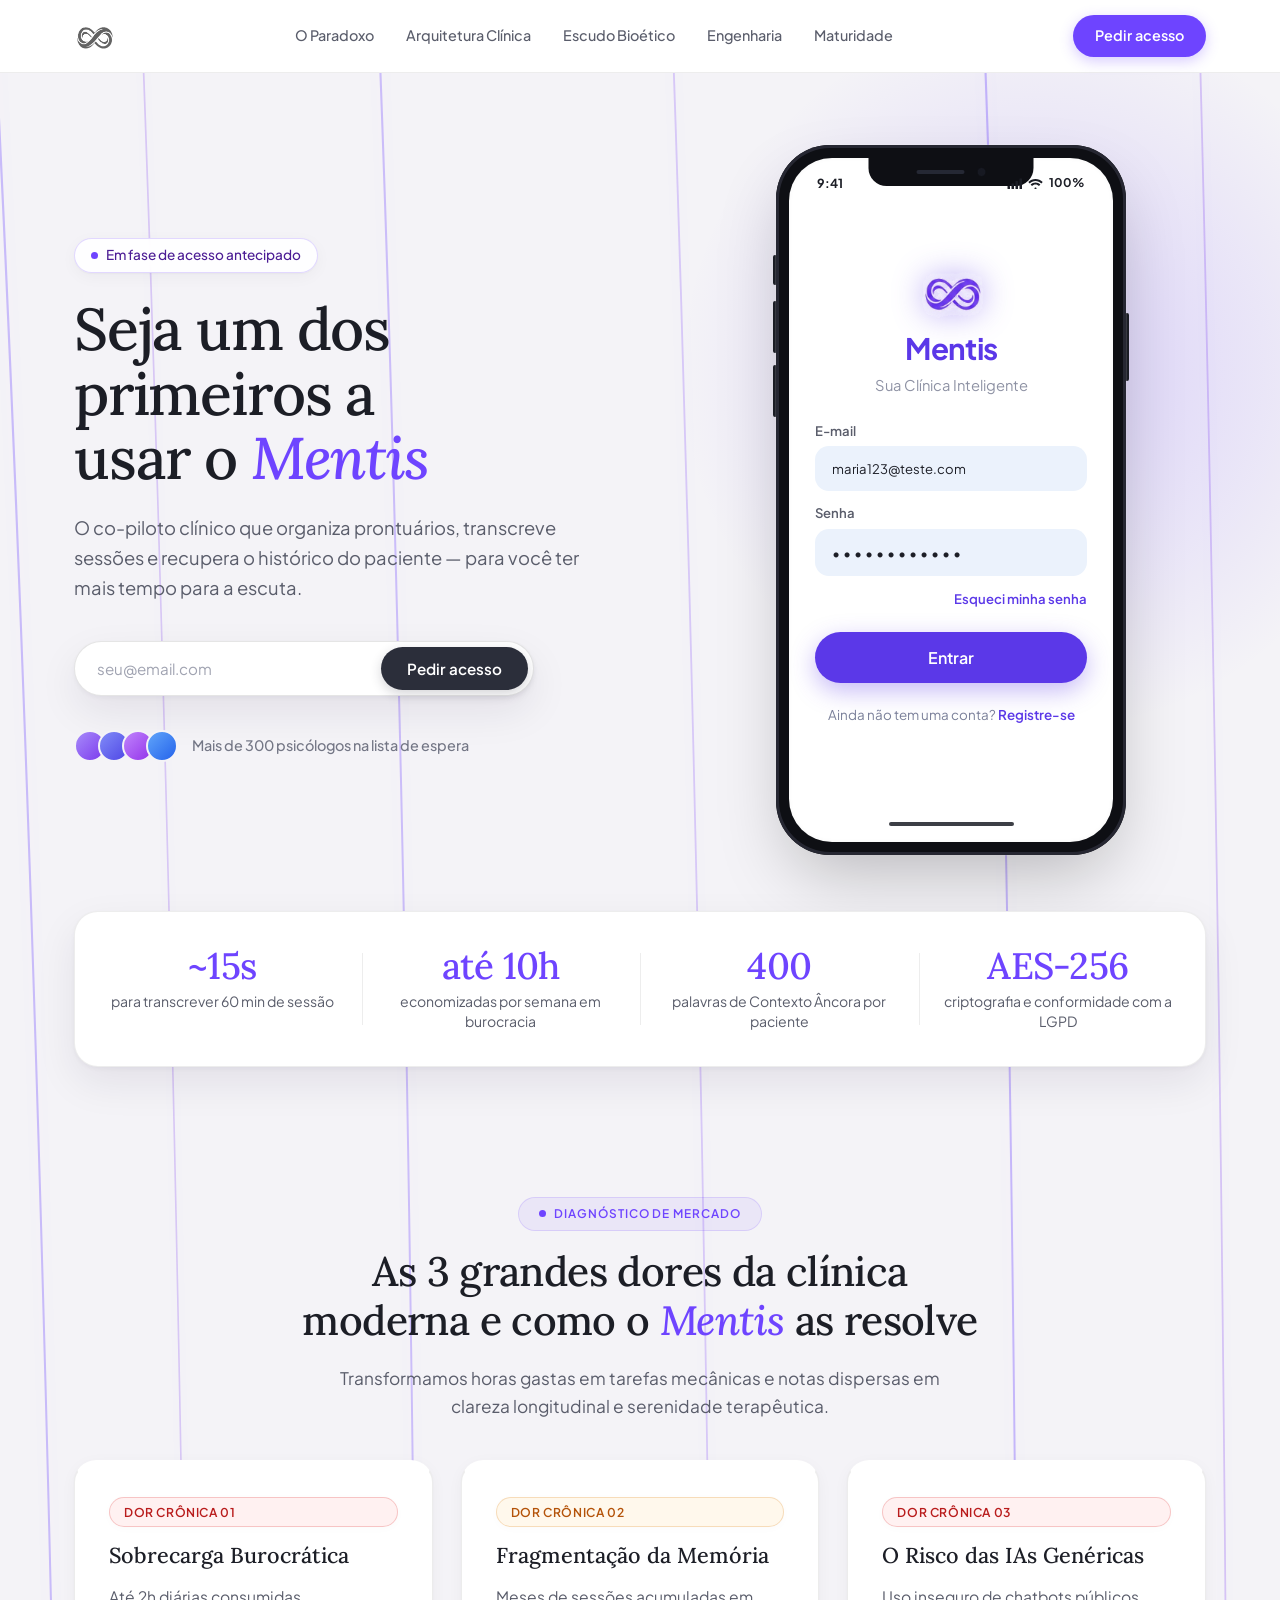
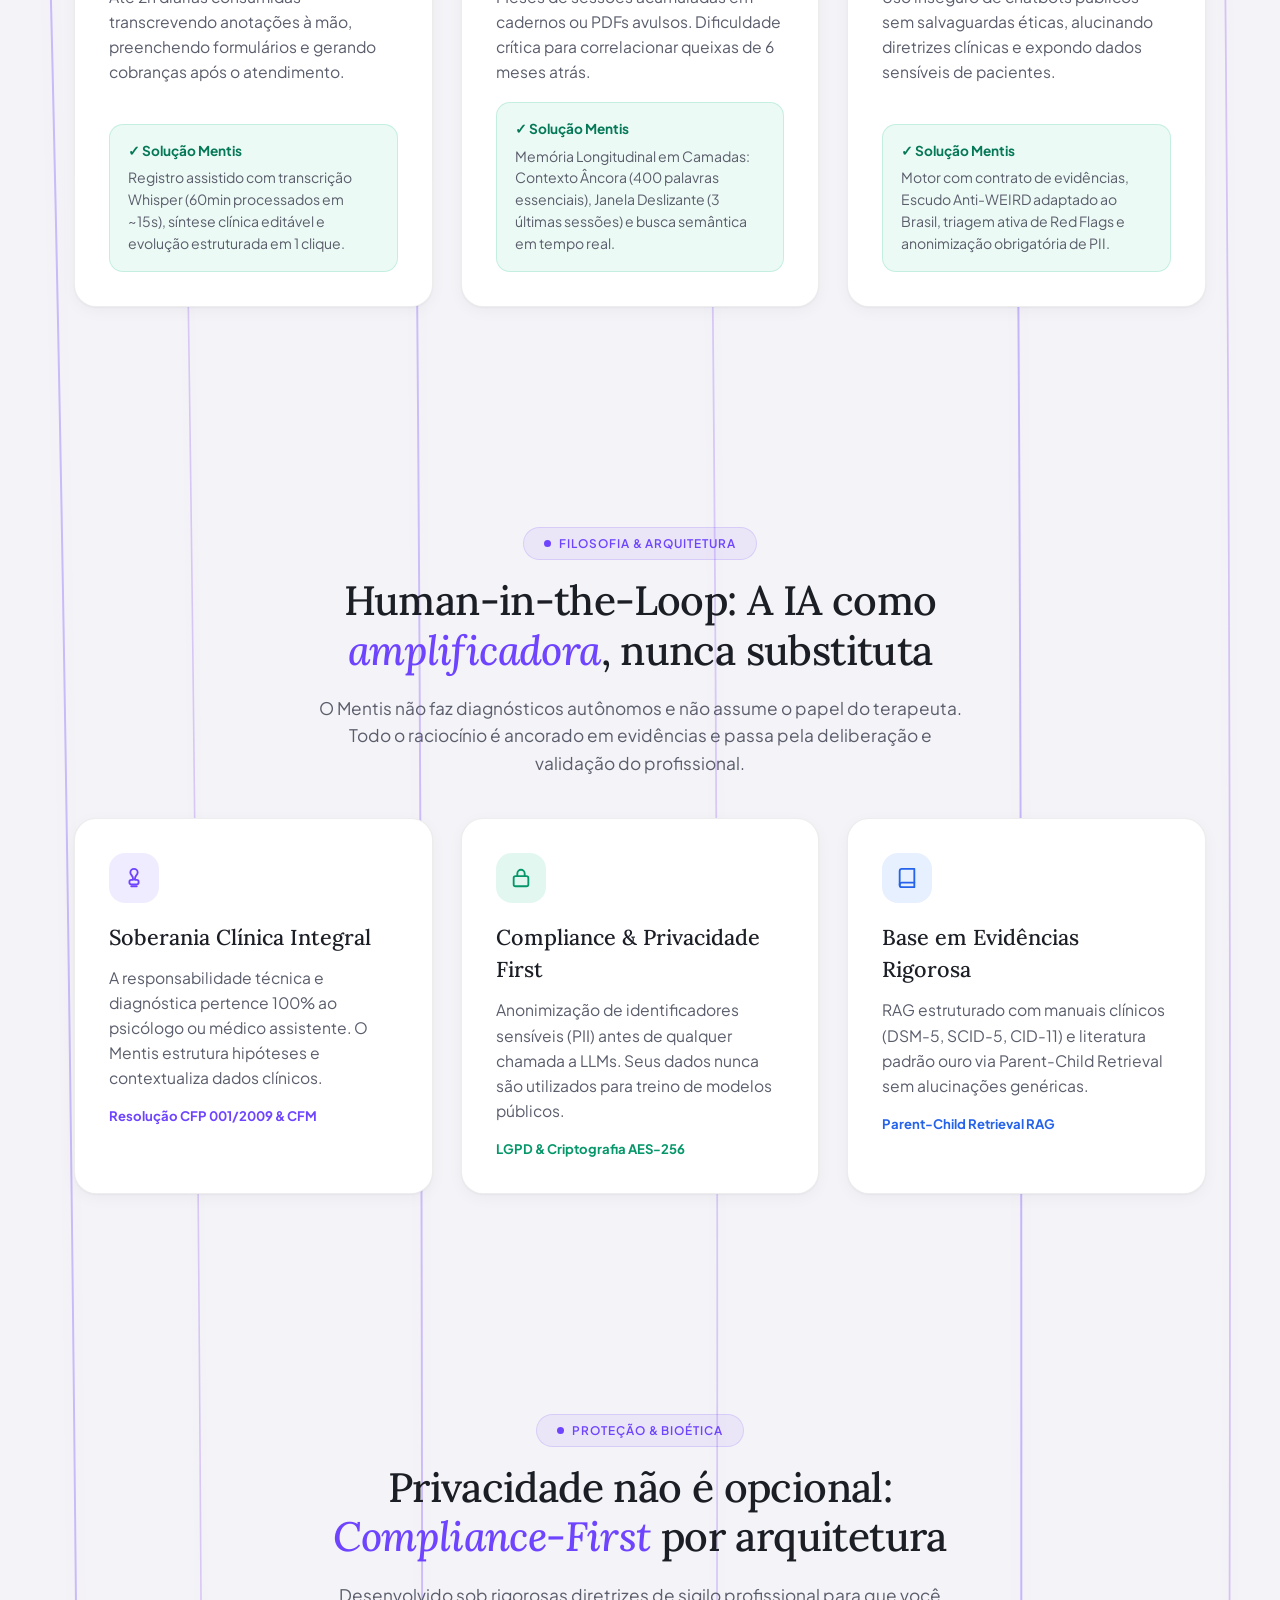
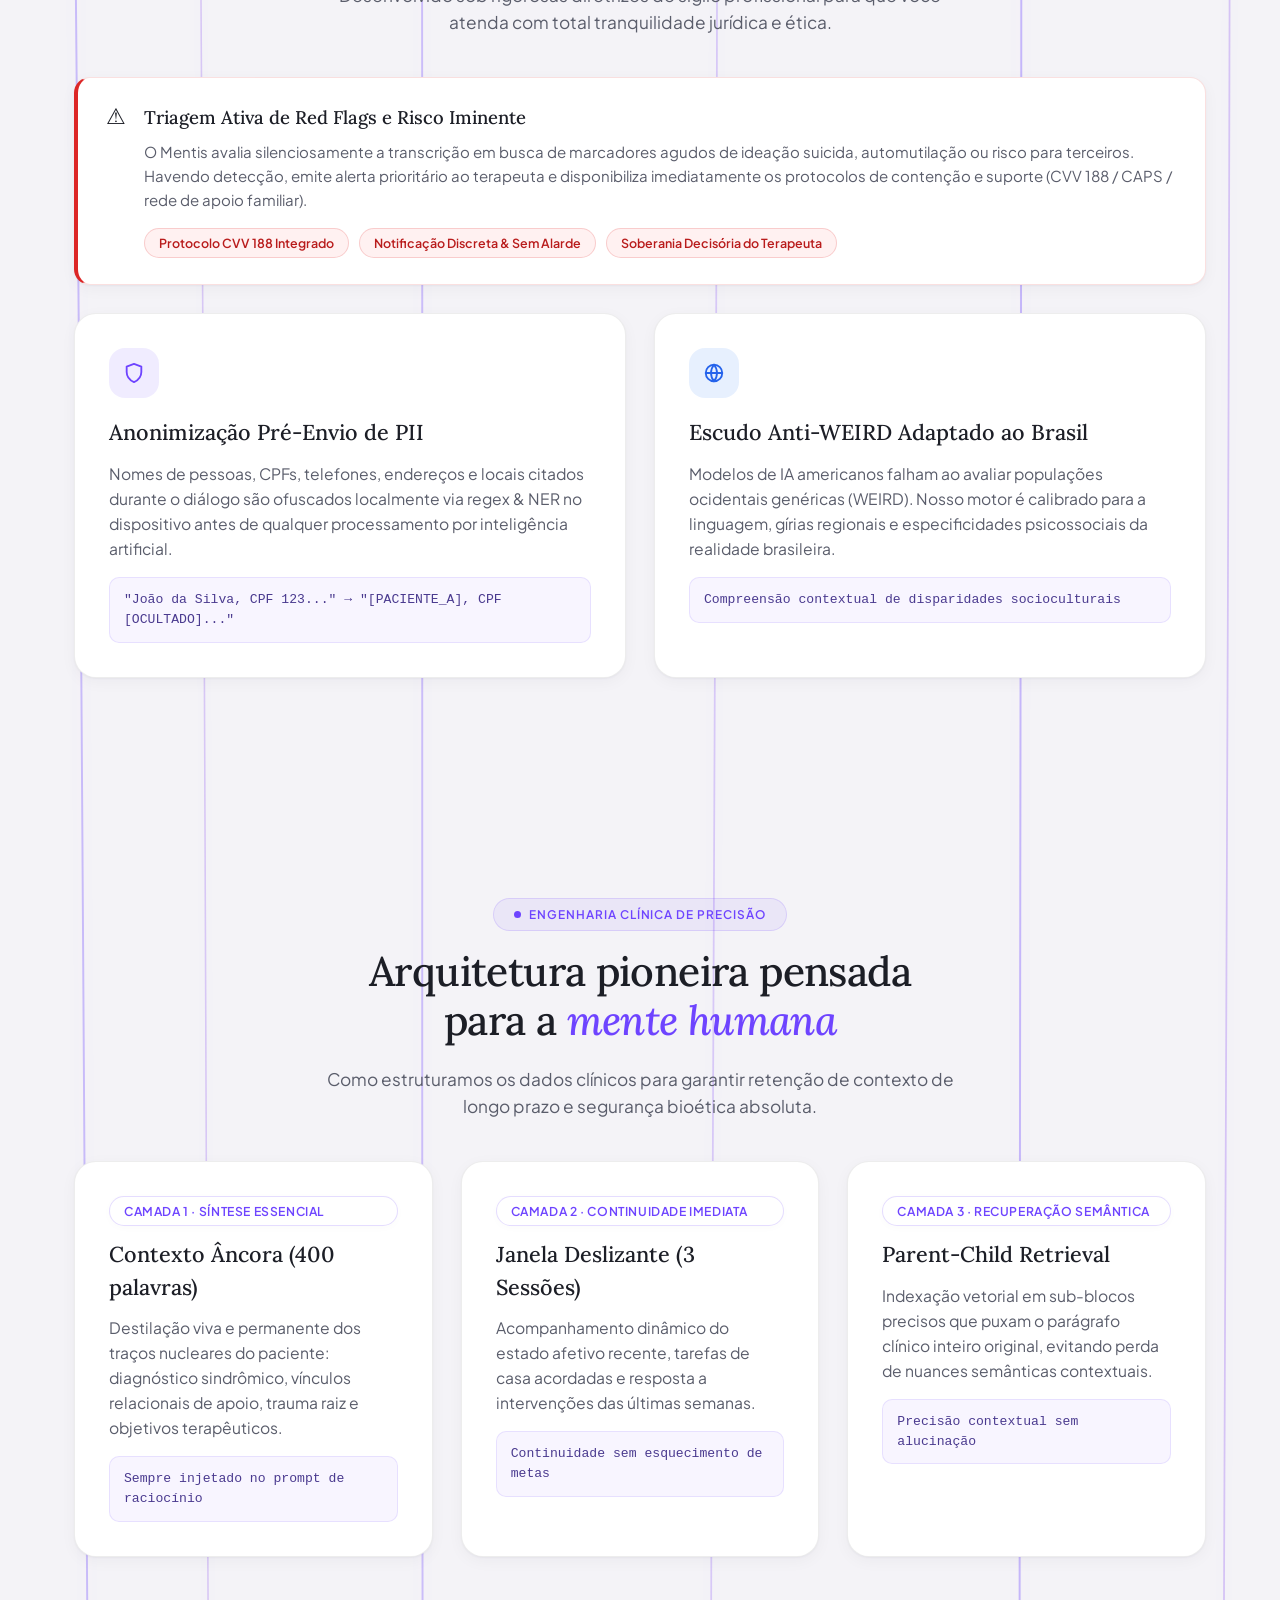
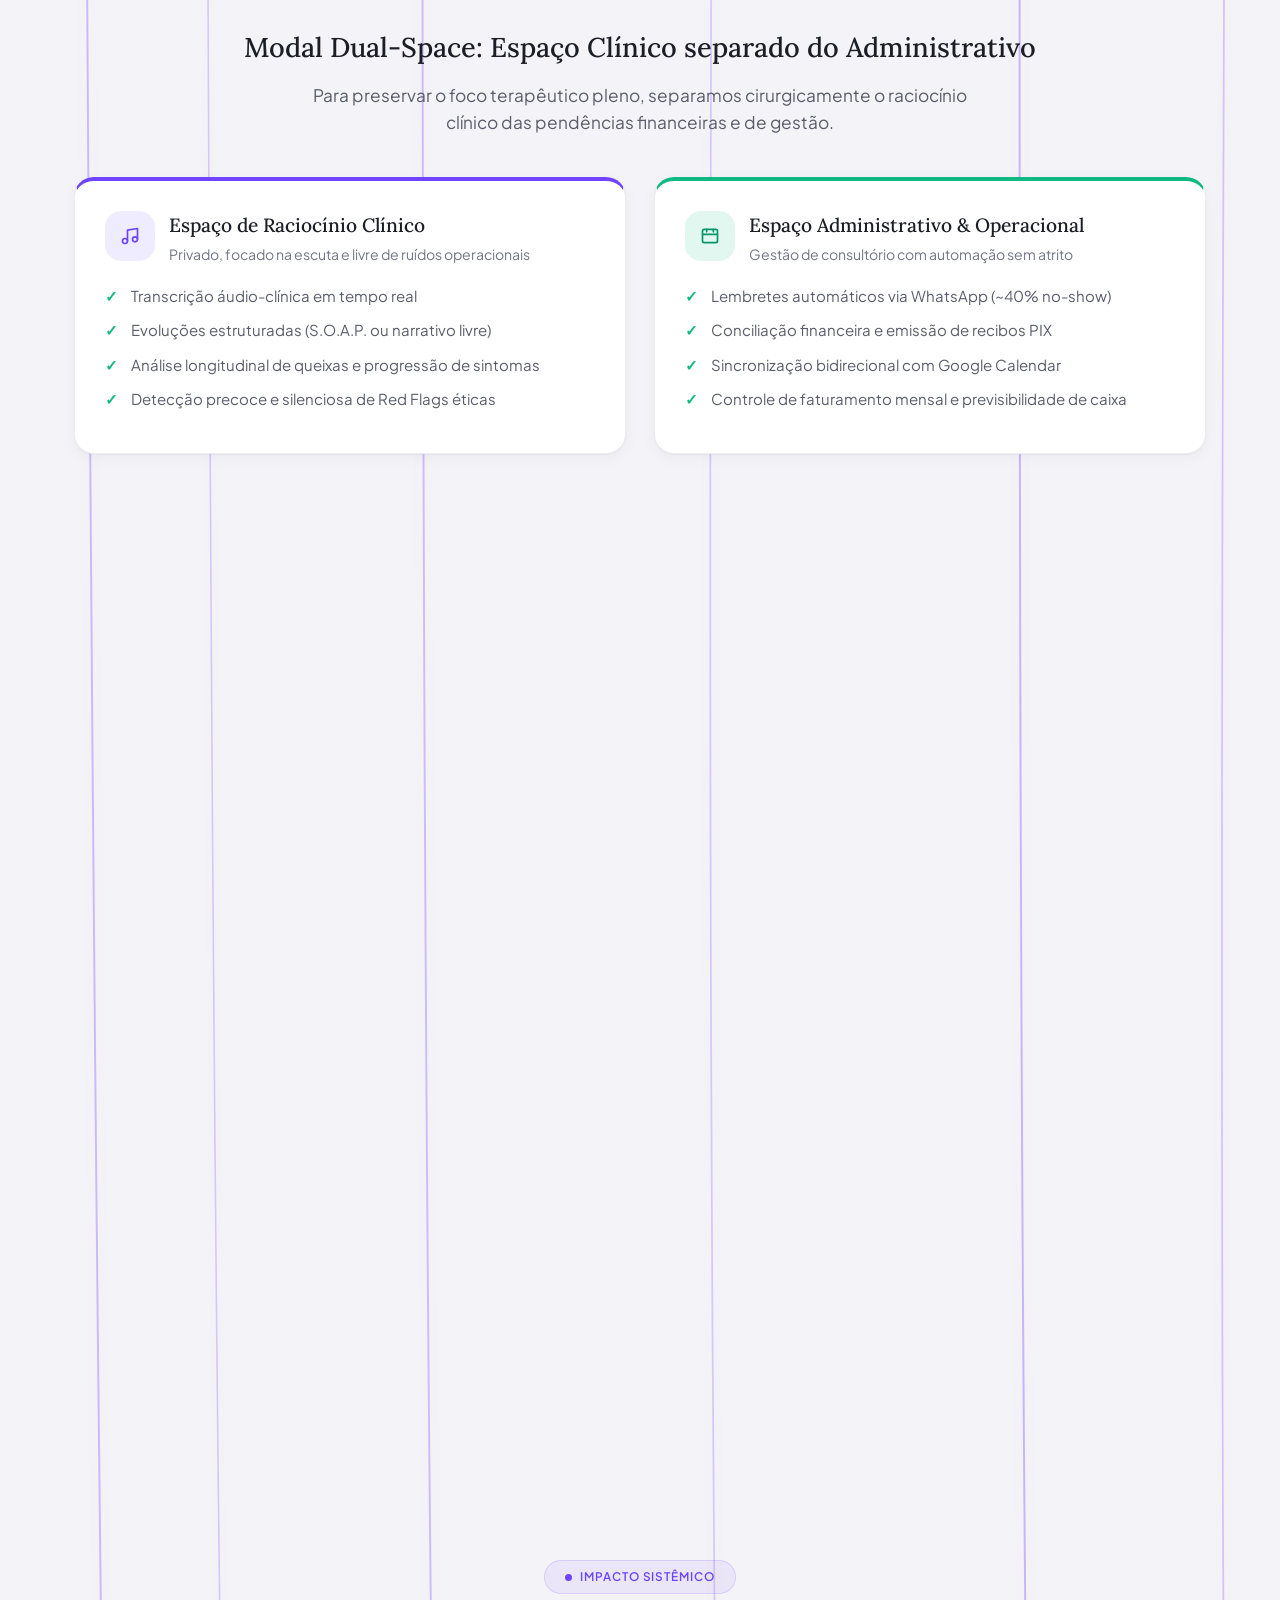
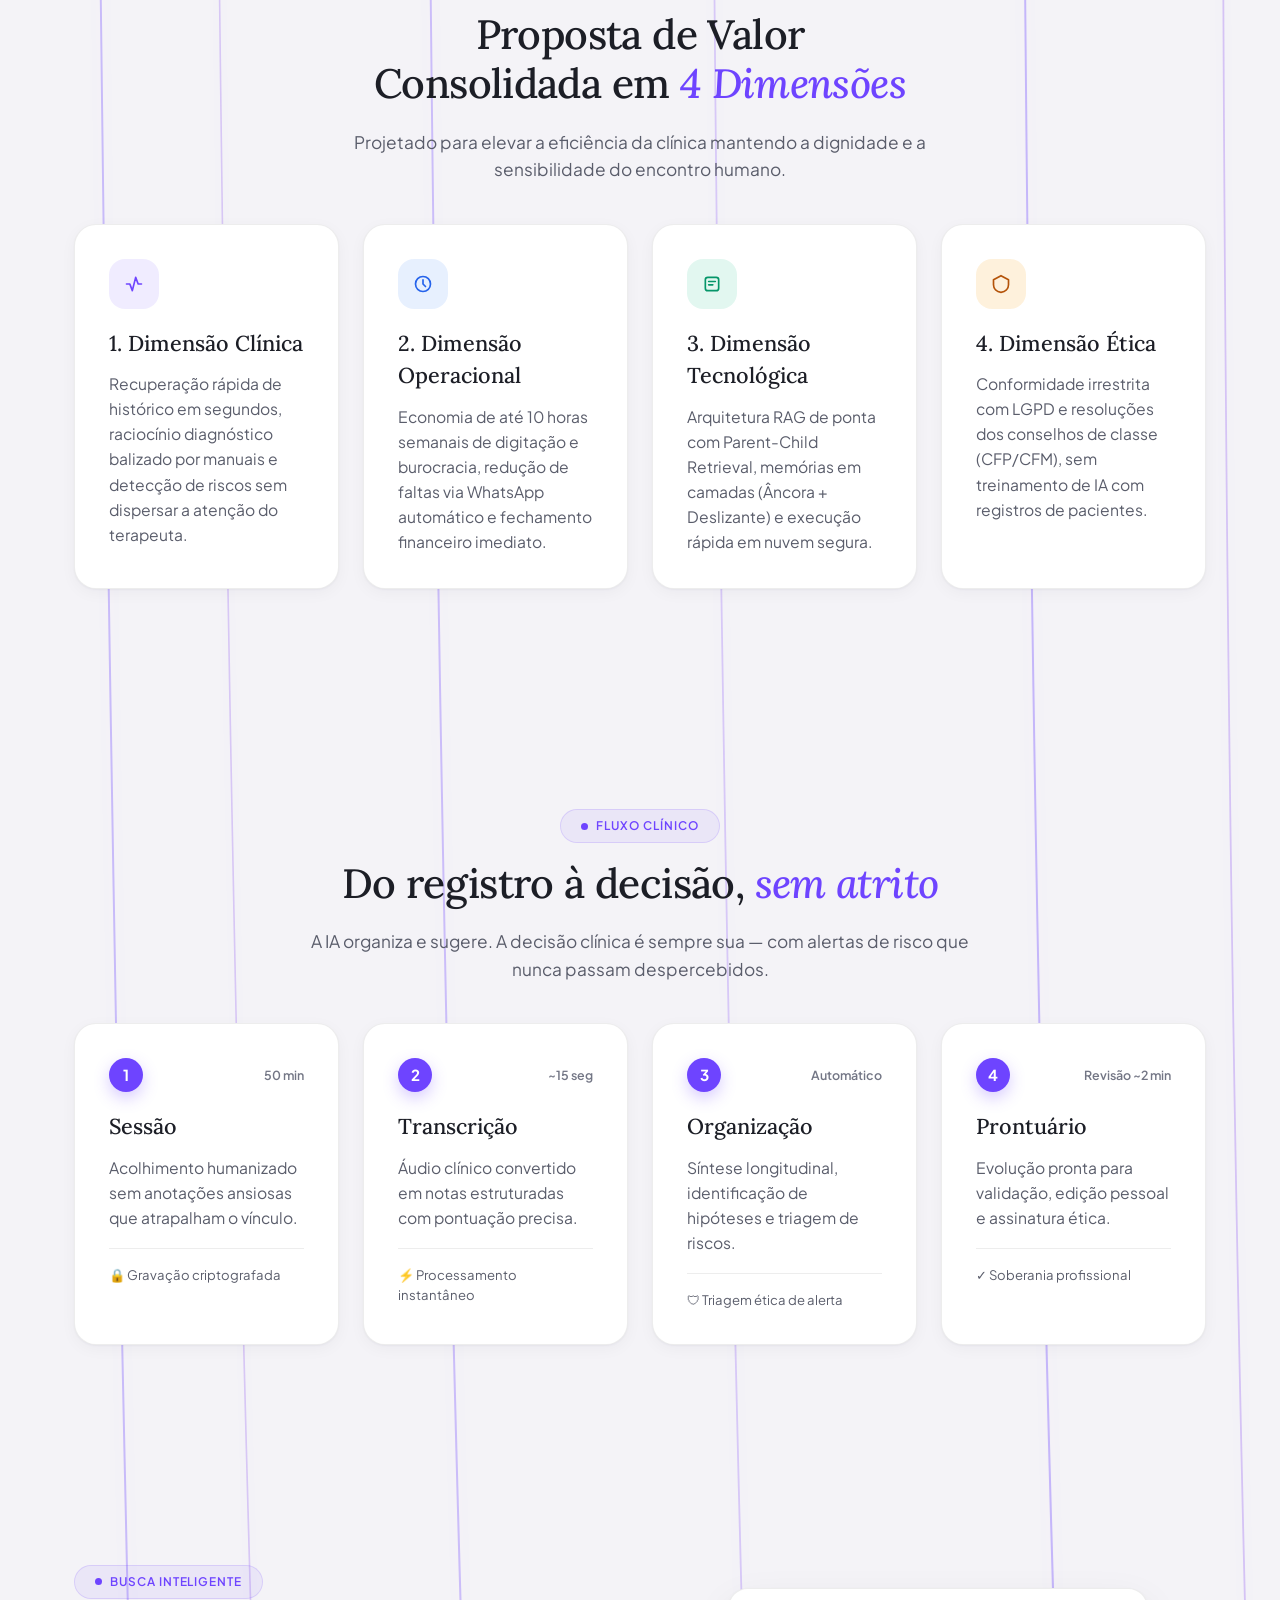
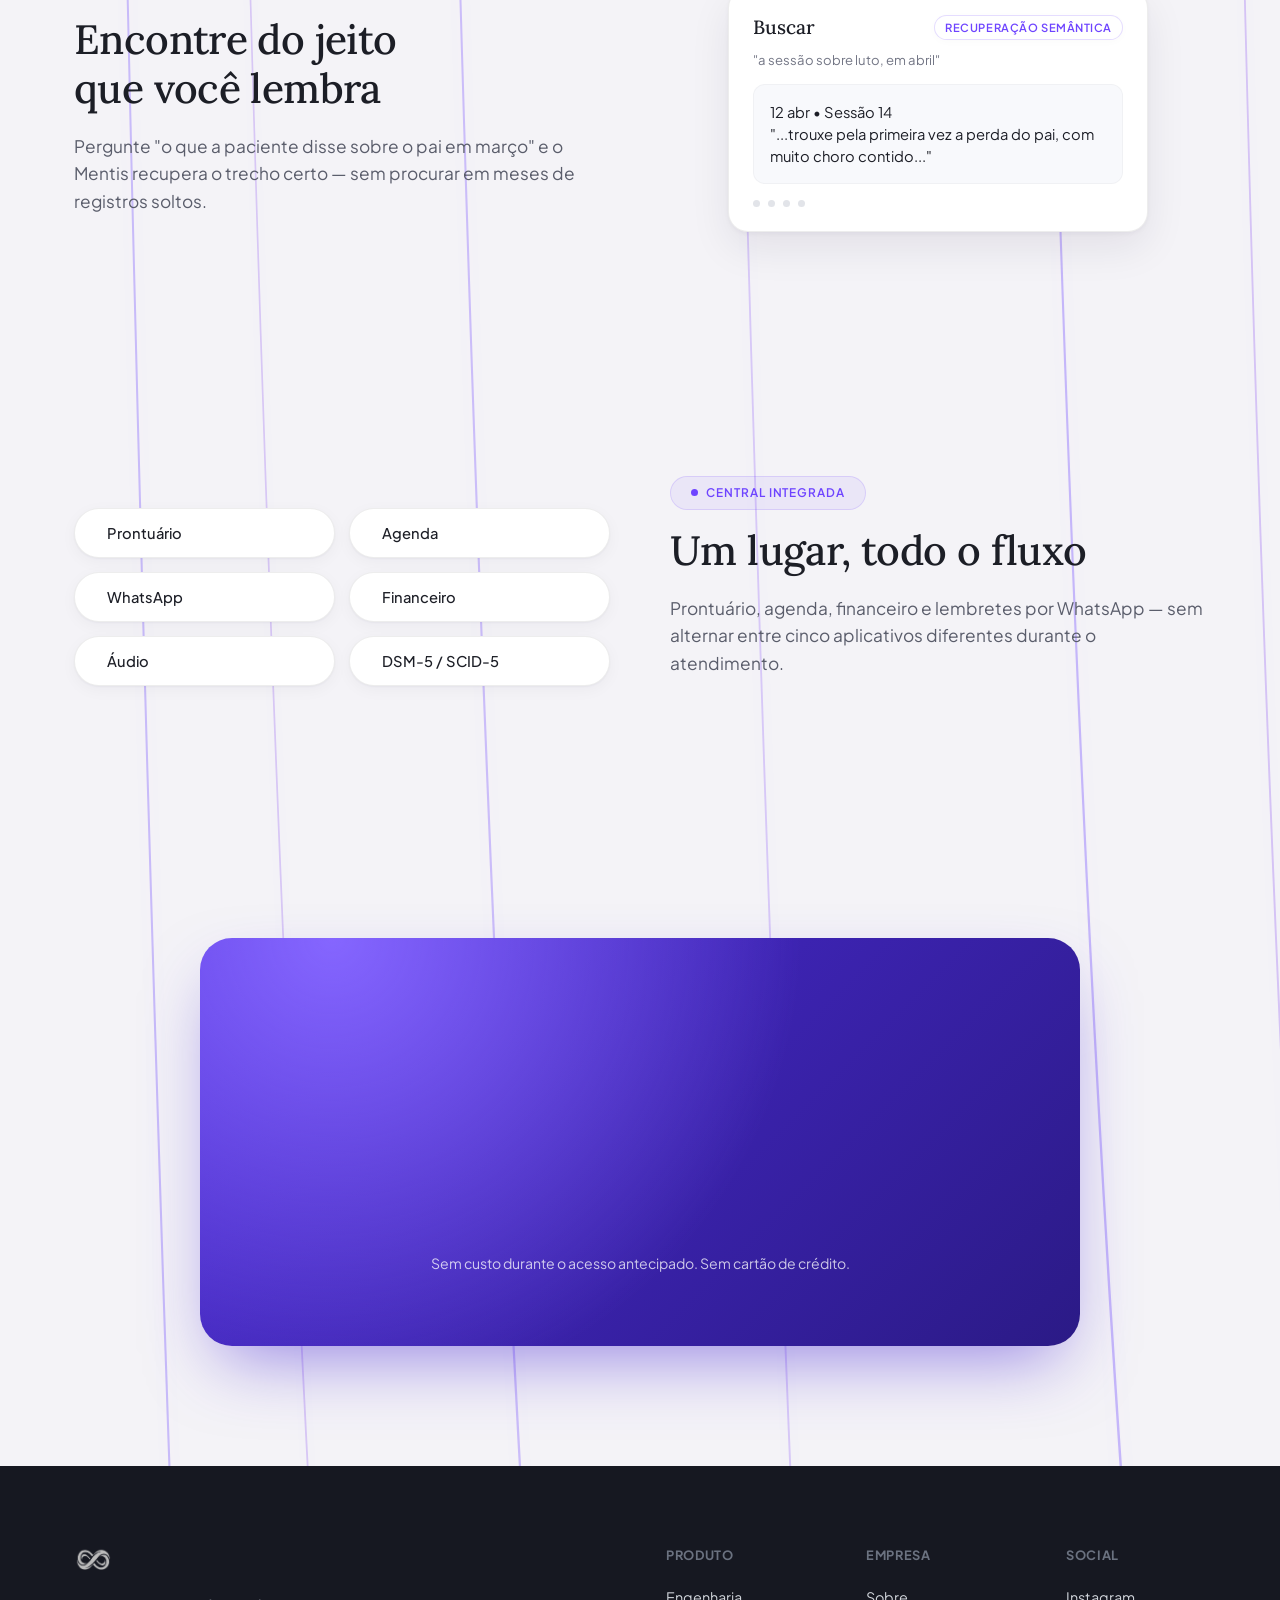
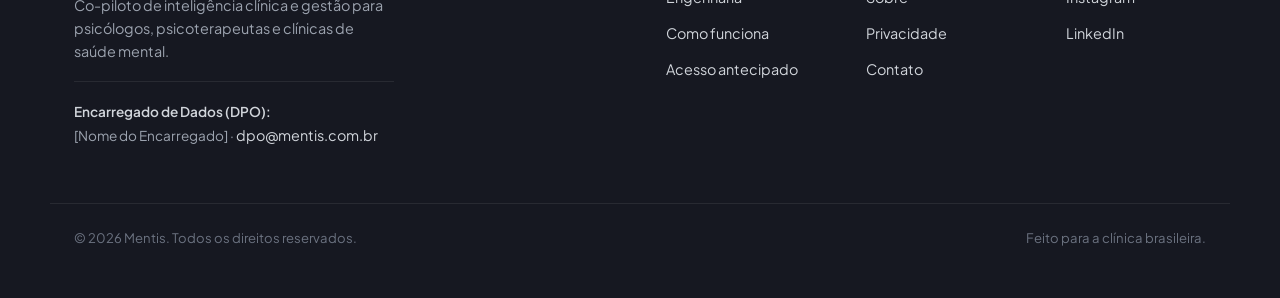
<file: index.html>
<!DOCTYPE html>
<html lang="pt-BR">
<head>
    <meta charset="UTF-8">
    <meta name="viewport" content="width=device-width, initial-scale=1.0">
    <title>Mentis — Co-piloto Clínico para Psicólogos</title>
    <meta name="description" content="O co-piloto clínico que organiza prontuários, transcreve sessões e recupera o histórico do paciente. Acesso antecipado, LGPD e privacidade por arquitetura.">
    <meta name="theme-color" content="#FFFFFF">
    <!-- Favicon (Ícone da aba do navegador) -->
    <link rel="icon" type="image/png" sizes="32x32" href="assets/images/favicon.png">
    <link rel="icon" type="image/png" sizes="16x16" href="assets/images/favicon.png">
    <link rel="apple-touch-icon" sizes="180x180" href="assets/images/favicon.png">
    <link rel="shortcut icon" href="favicon.ico">
    <link rel="stylesheet" href="styles/styles.css">
    <script src="assets/js/main.js" defer></script>
    <link rel="preconnect" href="https://fonts.googleapis.com">
    <link rel="preconnect" href="https://fonts.gstatic.com" crossorigin>
    <link href="https://fonts.googleapis.com/css2?family=Lora:ital,wght@0,400..700;1,400..700&family=Plus+Jakarta+Sans:ital,wght@0,400..800;1,400..800&display=swap" rel="stylesheet">
</head>
<body>
    <!-- Animated background wavy lines (evidentes e em movimento contínuo) -->
    <div class="bg-lines" aria-hidden="true">
        <svg viewBox="0 0 1440 1000" fill="none" xmlns="http://www.w3.org/2000/svg" preserveAspectRatio="none">
            <path d="M-60 -80 C 180 240, 20 540, 200 980 C 290 1200, 160 1400, 250 1700" stroke="rgba(110, 68, 255, 0.32)" stroke-width="2.2" class="wave-line wave-1"/>
            <path d="M120 -80 C 320 280, 140 620, 360 980 C 470 1160, 310 1360, 420 1700" stroke="rgba(124, 58, 237, 0.24)" stroke-width="1.8" class="wave-line wave-2"/>
            <path d="M380 -80 C 580 200, 360 620, 600 980 C 720 1180, 520 1380, 660 1700" stroke="rgba(110, 68, 255, 0.30)" stroke-width="2.2" class="wave-line wave-3"/>
            <path d="M720 -80 C 920 320, 680 520, 900 980 C 1020 1240, 820 1420, 960 1700" stroke="rgba(139, 92, 246, 0.28)" stroke-width="2" class="wave-line wave-4"/>
            <path d="M1060 -80 C 1260 180, 1020 680, 1280 980 C 1400 1140, 1210 1360, 1340 1700" stroke="rgba(110, 68, 255, 0.34)" stroke-width="2.2" class="wave-line wave-5"/>
            <path d="M1320 -80 C 1480 300, 1260 660, 1480 980 C 1580 1180, 1410 1380, 1520 1700" stroke="rgba(124, 58, 237, 0.26)" stroke-width="2" class="wave-line wave-6"/>
        </svg>
    </div>

    <header class="header">
        <div class="container header__content">
            <a href="#" class="logo" aria-label="Mentis Home" title="Mentis">
                <img src="assets/images/logo.png" alt="Mentis Logo" class="logo__img">
            </a>
            <nav class="nav">
                <ul class="nav__list">
                    <li class="nav__item"><a href="#paradoxo" class="nav__link">O Paradoxo</a></li>
                    <li class="nav__item"><a href="#arquitetura" class="nav__link">Arquitetura Clínica</a></li>
                    <li class="nav__item"><a href="#bioetico" class="nav__link">Escudo Bioético</a></li>
                    <li class="nav__item"><a href="#engenharia" class="nav__link">Engenharia</a></li>
                    <li class="nav__item"><a href="#maturidade" class="nav__link">Maturidade</a></li>
                </ul>
            </nav>
            <div class="header__actions">
                <a href="#sobre" class="btn btn--primary">Pedir acesso</a>
                <button class="nav-toggle" type="button" aria-label="Abrir menu" aria-expanded="false"><svg width="20" height="20" viewBox="0 0 24 24" fill="none" stroke="currentColor" stroke-width="2" stroke-linecap="round"><path d="M4 7h16M4 12h16M4 17h16"/></svg></button>
            </div>
        </div>
    </header>

    <section class="hero" id="sobre">
        <div class="container hero__content">
            <div class="hero__text">
                <div class="status-bubble status-bubble--purple">
                    <span class="status-bubble__dot"></span> Em fase de acesso antecipado
                </div>
                <h1 class="hero__title">Seja um dos primeiros a usar o <em class="text-accent">Mentis</em></h1>
                <p class="hero__description">
                    O co-piloto clínico que organiza prontuários, transcreve sessões e recupera o histórico do paciente — para você ter mais tempo para a escuta.
                </p>
                <form class="email-form hero__form" id="hero-form">
                    <label for="hero-email" class="visually-hidden">Email para acesso antecipado</label>
                    <div class="email-form__wrapper">
                        <input type="email" id="hero-email" placeholder="seu@email.com" class="email-form__input" required>
                        <button type="submit" class="btn btn--dark">Pedir acesso</button>
                    </div>
                </form>
                <div class="waiting-list">
                    <div class="avatar-group">
                        <span class="avatar avatar--1"></span>
                        <span class="avatar avatar--2"></span>
                        <span class="avatar avatar--3"></span>
                        <span class="avatar avatar--4"></span>
                    </div>
                    <p class="waiting-list__text">Mais de 300 psicólogos na lista de espera</p>
                </div>
            </div>
            
            <!-- Mockup iPhone X com email maria123@teste.com e botão animado -->
            <div class="hero__image">
                <div class="phone-mockup">
                    <div class="iphone-x">
                        <!-- Botões laterais físicos do iPhone X -->
                        <div class="iphone-x__btn-silent"></div>
                        <div class="iphone-x__btn-volup"></div>
                        <div class="iphone-x__btn-voldown"></div>
                        <div class="iphone-x__btn-power"></div>
                        
                        <!-- Moldura externa do iPhone X -->
                        <div class="iphone-x__frame">
                            <!-- Tela interna do iPhone X -->
                            <div class="iphone-x__screen">
                                <!-- Notch característico do iPhone X -->
                                <div class="iphone-x__notch">
                                    <div class="iphone-x__speaker"></div>
                                    <div class="iphone-x__camera"></div>
                                </div>

                                <!-- Barra de Status -->
                                <div class="phone-screen__topbar">
                                    <span class="phone-screen__time">9:41</span>
                                    <span class="phone-screen__icons">
                                        <svg width="15" height="11" viewBox="0 0 15 11" fill="currentColor" class="status-icon"><rect x="0.5" y="8" width="2.5" height="3" rx="0.5"/><rect x="4.5" y="5.5" width="2.5" height="5.5" rx="0.5"/><rect x="8.5" y="3" width="2.5" height="8" rx="0.5"/><rect x="12.5" y="0.5" width="2.5" height="10.5" rx="0.5"/></svg>
                                        <svg width="15" height="11" viewBox="0 0 15 11" fill="currentColor" class="status-icon"><path d="M7.5 3C9.8 3 11.8 3.9 13.3 5.4L14.7 4C12.8 2.2 10.3 1 7.5 1C4.7 1 2.2 2.2 0.3 4L1.7 5.4C3.2 3.9 5.2 3 7.5 3ZM7.5 6.5C8.9 6.5 10.1 7.1 11 8L12.4 6.6C11.1 5.4 9.4 4.5 7.5 4.5C5.6 4.5 3.9 5.4 2.6 6.6L4 8C4.9 7.1 6.1 6.5 7.5 6.5ZM7.5 9.5C8.1 9.5 8.5 9.9 8.5 10.5C8.5 11.1 8.1 11.5 7.5 11.5C6.9 11.5 6.5 11.1 6.5 10.5C6.5 9.9 6.9 9.5 7.5 9.5Z"/></svg>
                                        100%
                                    </span>
                                </div>
                                
                                <!-- Conteúdo interno com email maria123@teste.com -->
                                <div class="phone-login">
                                    <div class="login-brand">
                                        <div class="login-brand__icon-wrap">
                                            <img src="assets/images/mentis-infinity.png" alt="Mentis" class="login-brand__icon">
                                        </div>
                                        <h2 class="login-brand__title">Mentis</h2>
                                        <p class="login-brand__subtitle">Sua Clínica Inteligente</p>
                                    </div>

                                    <form class="login-form" onsubmit="event.preventDefault();">
                                        <div class="login-form__group">
                                            <label class="login-form__label">E-mail</label>
                                            <input type="email" class="login-form__input" value="maria123@teste.com" readonly>
                                        </div>

                                        <div class="login-form__group">
                                            <label class="login-form__label">Senha</label>
                                            <input type="password" class="login-form__input" value="123456789012" readonly>
                                        </div>

                                        <div class="login-form__forgot">
                                            <a href="#" class="login-form__forgot-link">Esqueci minha senha</a>
                                        </div>

                                        <!-- Botão que se movimenta ao passar o mouse -->
                                        <button type="button" class="login-btn-entrar">Entrar</button>

                                        <p class="login-footer-text">
                                            Ainda não tem uma conta? <a href="#" class="login-footer-link">Registre-se</a>
                                        </p>
                                    </form>
                                </div>

                                <!-- Barra Home Indicator clássica do iPhone X -->
                                <div class="iphone-x__home-indicator"></div>
                            </div>
                        </div>
                    </div>
                </div>
            </div>
        </div>
    </section>

    <section class="stats" aria-label="Mentis em números">
        <div class="container">
            <div class="stats__grid">
                <div class="stats__item"><div class="stats__value">~15s</div><p class="stats__label">para transcrever 60 min de sessão</p></div>
                <div class="stats__item"><div class="stats__value">até 10h</div><p class="stats__label">economizadas por semana em burocracia</p></div>
                <div class="stats__item"><div class="stats__value">400</div><p class="stats__label">palavras de Contexto Âncora por paciente</p></div>
                <div class="stats__item"><div class="stats__value">AES-256</div><p class="stats__label">criptografia e conformidade com a LGPD</p></div>
            </div>
        </div>
    </section>

    <!-- ===================== O PARADOXO (Diagnóstico de Mercado) ===================== -->
    <section class="pain-section" id="paradoxo">
        <div class="container">
            <div class="section-tagline-wrapper">
                <span class="tagline-badge">
                    <span class="tagline-badge__dot"></span> Diagnóstico de Mercado
                </span>
            </div>
            <h2 class="section-title section-title--centered">As 3 grandes dores da clínica moderna e como o <em class="text-accent">Mentis</em> as resolve</h2>
            <p class="section-description section-description--centered">
                Transformamos horas gastas em tarefas mecânicas e notas dispersas em clareza longitudinal e serenidade terapêutica.
            </p>
            <div class="feature-cards">
                <div class="card pain-card">
                    <span class="category-box category-box--danger">Dor Crônica 01</span>
                    <h4 class="card__title">Sobrecarga Burocrática</h4>
                    <p class="card__description">
                        Até 2h diárias consumidas transcrevendo anotações à mão, preenchendo formulários e gerando cobranças após o atendimento.
                    </p>
                    <div class="solution-box">
                        <p class="solution-box__title">&check; Solução Mentis</p>
                        <p class="solution-box__text">Registro assistido com transcrição Whisper (60min processados em ~15s), síntese clínica editável e evolução estruturada em 1 clique.</p>
                    </div>
                </div>
                <div class="card pain-card">
                    <span class="category-box category-box--warning">Dor Crônica 02</span>
                    <h4 class="card__title">Fragmentação da Memória</h4>
                    <p class="card__description">
                        Meses de sessões acumuladas em cadernos ou PDFs avulsos. Dificuldade crítica para correlacionar queixas de 6 meses atrás.
                    </p>
                    <div class="solution-box">
                        <p class="solution-box__title">&check; Solução Mentis</p>
                        <p class="solution-box__text">Memória Longitudinal em Camadas: Contexto Âncora (400 palavras essenciais), Janela Deslizante (3 últimas sessões) e busca semântica em tempo real.</p>
                    </div>
                </div>
                <div class="card pain-card">
                    <span class="category-box category-box--danger">Dor Crônica 03</span>
                    <h4 class="card__title">O Risco das IAs Genéricas</h4>
                    <p class="card__description">
                        Uso inseguro de chatbots públicos sem salvaguardas éticas, alucinando diretrizes clínicas e expondo dados sensíveis de pacientes.
                    </p>
                    <div class="solution-box">
                        <p class="solution-box__title">&check; Solução Mentis</p>
                        <p class="solution-box__text">Motor com contrato de evidências, Escudo Anti-WEIRD adaptado ao Brasil, triagem ativa de Red Flags e anonimização obrigatória de PII.</p>
                    </div>
                </div>
            </div>
        </div>
    </section>

    <!-- ===================== ARQUITETURA CLÍNICA (Human-in-the-Loop) ===================== -->
    <section class="philosophy-section" id="arquitetura">
        <div class="container">
            <div class="section-tagline-wrapper">
                <span class="tagline-badge">
                    <span class="tagline-badge__dot"></span> Filosofia &amp; Arquitetura
                </span>
            </div>
            <h2 class="section-title section-title--centered">Human-in-the-Loop: A IA como <em class="text-accent">amplificadora</em>, nunca substituta</h2>
            <p class="section-description section-description--centered">
                O Mentis não faz diagnósticos autônomos e não assume o papel do terapeuta. Todo o raciocínio é ancorado em evidências e passa pela deliberação e validação do profissional.
            </p>
            <div class="feature-cards">
                <div class="card icon-card">
                    <div class="icon-badge icon-badge--purple">
                        <svg width="22" height="22" viewBox="0 0 24 24" fill="none" stroke="currentColor" stroke-width="2" stroke-linecap="round" stroke-linejoin="round"><path d="M12 2a4 4 0 0 0-4 4c0 1.5.8 2.4 1.5 3.2C10.2 10 11 11 11 13v1H9a2 2 0 0 0-2 2v1a2 2 0 0 0 2 2h6a2 2 0 0 0 2-2v-1a2 2 0 0 0-2-2h-2v-1c0-2 .8-3 1.5-3.8.7-.8 1.5-1.7 1.5-3.2a4 4 0 0 0-4-4Z"/><path d="M9 21h6"/></svg>
                    </div>
                    <h4 class="card__title">Soberania Clínica Integral</h4>
                    <p class="card__description">
                        A responsabilidade técnica e diagnóstica pertence 100% ao psicólogo ou médico assistente. O Mentis estrutura hipóteses e contextualiza dados clínicos.
                    </p>
                    <p class="card__note card__note--purple">Resolução CFP 001/2009 &amp; CFM</p>
                </div>
                <div class="card icon-card">
                    <div class="icon-badge icon-badge--green">
                        <svg width="22" height="22" viewBox="0 0 24 24" fill="none" stroke="currentColor" stroke-width="2" stroke-linecap="round" stroke-linejoin="round"><rect x="4" y="10" width="16" height="11" rx="2"/><path d="M8 10V7a4 4 0 0 1 8 0v3"/></svg>
                    </div>
                    <h4 class="card__title">Compliance &amp; Privacidade First</h4>
                    <p class="card__description">
                        Anonimização de identificadores sensíveis (PII) antes de qualquer chamada a LLMs. Seus dados nunca são utilizados para treino de modelos públicos.
                    </p>
                    <p class="card__note card__note--green">LGPD &amp; Criptografia AES-256</p>
                </div>
                <div class="card icon-card">
                    <div class="icon-badge icon-badge--blue">
                        <svg width="22" height="22" viewBox="0 0 24 24" fill="none" stroke="currentColor" stroke-width="2" stroke-linecap="round" stroke-linejoin="round"><path d="M4 19.5A2.5 2.5 0 0 1 6.5 17H20"/><path d="M6.5 2H20v20H6.5A2.5 2.5 0 0 1 4 19.5v-15A2.5 2.5 0 0 1 6.5 2Z"/></svg>
                    </div>
                    <h4 class="card__title">Base em Evidências Rigorosa</h4>
                    <p class="card__description">
                        RAG estruturado com manuais clínicos (DSM-5, SCID-5, CID-11) e literatura padrão ouro via Parent-Child Retrieval sem alucinações genéricas.
                    </p>
                    <p class="card__note card__note--blue">Parent-Child Retrieval RAG</p>
                </div>
            </div>
        </div>
    </section>

    <!-- ===================== ESCUDO BIOÉTICO (Proteção & Bioética) ===================== -->
    <section class="bioethics-section" id="bioetico">
        <div class="container">
            <div class="section-tagline-wrapper">
                <span class="tagline-badge">
                    <span class="tagline-badge__dot"></span> Proteção &amp; Bioética
                </span>
            </div>
            <h2 class="section-title section-title--centered">Privacidade não é opcional: <em class="text-accent">Compliance-First</em> por arquitetura</h2>
            <p class="section-description section-description--centered">
                Desenvolvido sob rigorosas diretrizes de sigilo profissional para que você atenda com total tranquilidade jurídica e ética.
            </p>
            <div class="alert-box">
                <div class="alert-box__icon">&#9888;</div>
                <div class="alert-box__body">
                    <h4 class="alert-box__title">Triagem Ativa de Red Flags e Risco Iminente</h4>
                    <p class="alert-box__text">
                        O Mentis avalia silenciosamente a transcrição em busca de marcadores agudos de ideação suicida, automutilação ou risco para terceiros. Havendo detecção, emite alerta prioritário ao terapeuta e disponibiliza imediatamente os protocolos de contenção e suporte (CVV 188 / CAPS / rede de apoio familiar).
                    </p>
                    <div class="alert-box__tags">
                        <span class="pill-tag pill-tag--danger">Protocolo CVV 188 Integrado</span>
                        <span class="pill-tag pill-tag--danger">Notificação Discreta &amp; Sem Alarde</span>
                        <span class="pill-tag pill-tag--danger">Soberania Decisória do Terapeuta</span>
                    </div>
                </div>
            </div>
            <div class="feature-cards feature-cards--top-gap">
                <div class="card icon-card">
                    <div class="icon-badge icon-badge--purple">
                        <svg width="22" height="22" viewBox="0 0 24 24" fill="none" stroke="currentColor" stroke-width="2" stroke-linecap="round" stroke-linejoin="round"><path d="M12 2 4 5v6c0 5 3.4 9 8 11 4.6-2 8-6 8-11V5l-8-3Z"/></svg>
                    </div>
                    <h4 class="card__title">Anonimização Pré-Envio de PII</h4>
                    <p class="card__description">
                        Nomes de pessoas, CPFs, telefones, endereços e locais citados durante o diálogo são ofuscados localmente via regex &amp; NER no dispositivo antes de qualquer processamento por inteligência artificial.
                    </p>
                    <div class="code-box">"João da Silva, CPF 123..." &rarr; "[PACIENTE_A], CPF [OCULTADO]..."</div>
                </div>
                <div class="card icon-card">
                    <div class="icon-badge icon-badge--blue">
                        <svg width="22" height="22" viewBox="0 0 24 24" fill="none" stroke="currentColor" stroke-width="2" stroke-linecap="round" stroke-linejoin="round"><circle cx="12" cy="12" r="9"/><path d="M3 12h18M12 3a14 14 0 0 1 0 18 14 14 0 0 1 0-18Z"/></svg>
                    </div>
                    <h4 class="card__title">Escudo Anti-WEIRD Adaptado ao Brasil</h4>
                    <p class="card__description">
                        Modelos de IA americanos falham ao avaliar populações ocidentais genéricas (WEIRD). Nosso motor é calibrado para a linguagem, gírias regionais e especificidades psicossociais da realidade brasileira.
                    </p>
                    <div class="code-box">Compreensão contextual de disparidades socioculturais</div>
                </div>
            </div>
        </div>
    </section>

    <!-- ===================== ENGENHARIA (Engenharia Clínica de Precisão + Modal Dual-Space) ===================== -->
    <section class="engineering-section" id="engenharia">
        <div class="container">
            <div class="section-tagline-wrapper">
                <span class="tagline-badge">
                    <span class="tagline-badge__dot"></span> Engenharia Clínica de Precisão
                </span>
            </div>
            <h2 class="section-title section-title--centered">Arquitetura pioneira pensada para a <em class="text-accent">mente humana</em></h2>
            <p class="section-description section-description--centered">
                Como estruturamos os dados clínicos para garantir retenção de contexto de longo prazo e segurança bioética absoluta.
            </p>
            <div class="feature-cards">
                <div class="card icon-card">
                    <span class="category-box">Camada 1 &middot; Síntese Essencial</span>
                    <h4 class="card__title">Contexto Âncora (400 palavras)</h4>
                    <p class="card__description">
                        Destilação viva e permanente dos traços nucleares do paciente: diagnóstico sindrômico, vínculos relacionais de apoio, trauma raiz e objetivos terapêuticos.
                    </p>
                    <div class="code-box">Sempre injetado no prompt de raciocínio</div>
                </div>
                <div class="card icon-card">
                    <span class="category-box">Camada 2 &middot; Continuidade Imediata</span>
                    <h4 class="card__title">Janela Deslizante (3 Sessões)</h4>
                    <p class="card__description">
                        Acompanhamento dinâmico do estado afetivo recente, tarefas de casa acordadas e resposta a intervenções das últimas semanas.
                    </p>
                    <div class="code-box">Continuidade sem esquecimento de metas</div>
                </div>
                <div class="card icon-card">
                    <span class="category-box">Camada 3 &middot; Recuperação Semântica</span>
                    <h4 class="card__title">Parent-Child Retrieval</h4>
                    <p class="card__description">
                        Indexação vetorial em sub-blocos precisos que puxam o parágrafo clínico inteiro original, evitando perda de nuances semânticas contextuais.
                    </p>
                    <div class="code-box">Precisão contextual sem alucinação</div>
                </div>
            </div>

            <div class="subsection">
                <h3 class="subsection-title">Modal Dual-Space: Espaço Clínico separado do Administrativo</h3>
                <p class="section-description section-description--centered">
                    Para preservar o foco terapêutico pleno, separamos cirurgicamente o raciocínio clínico das pendências financeiras e de gestão.
                </p>
                <div class="dual-space-grid">
                    <div class="dual-card dual-card--purple">
                        <div class="dual-card__header">
                            <div class="icon-badge icon-badge--purple">
                                <svg width="20" height="20" viewBox="0 0 24 24" fill="none" stroke="currentColor" stroke-width="2" stroke-linecap="round" stroke-linejoin="round"><path d="M9 18V5l12-2v13"/><circle cx="6" cy="18" r="3"/><circle cx="18" cy="16" r="3"/></svg>
                            </div>
                            <div>
                                <h4 class="dual-card__title">Espaço de Raciocínio Clínico</h4>
                                <p class="dual-card__subtitle">Privado, focado na escuta e livre de ruídos operacionais</p>
                            </div>
                        </div>
                        <ul class="check-list">
                            <li>Transcrição áudio-clínica em tempo real</li>
                            <li>Evoluções estruturadas (S.O.A.P. ou narrativo livre)</li>
                            <li>Análise longitudinal de queixas e progressão de sintomas</li>
                            <li>Detecção precoce e silenciosa de Red Flags éticas</li>
                        </ul>
                    </div>
                    <div class="dual-card dual-card--green">
                        <div class="dual-card__header">
                            <div class="icon-badge icon-badge--green">
                                <svg width="20" height="20" viewBox="0 0 24 24" fill="none" stroke="currentColor" stroke-width="2" stroke-linecap="round" stroke-linejoin="round"><rect x="3" y="4" width="18" height="16" rx="2"/><path d="M3 10h18M8 4v3M16 4v3"/></svg>
                            </div>
                            <div>
                                <h4 class="dual-card__title">Espaço Administrativo &amp; Operacional</h4>
                                <p class="dual-card__subtitle">Gestão de consultório com automação sem atrito</p>
                            </div>
                        </div>
                        <ul class="check-list">
                            <li>Lembretes automáticos via WhatsApp (~40% no-show)</li>
                            <li>Conciliação financeira e emissão de recibos PIX</li>
                            <li>Sincronização bidirecional com Google Calendar</li>
                            <li>Controle de faturamento mensal e previsibilidade de caixa</li>
                        </ul>
                    </div>
                </div>
            </div>
        </div>
    </section>

    <!-- ===================== MATURIDADE (Status Tecnológico) ===================== -->
    <section class="maturity-section" id="maturidade">
        <div class="container">
            <div class="section-tagline-wrapper">
                <span class="tagline-badge">
                    <span class="tagline-badge__dot"></span> Status Tecnológico
                </span>
            </div>
            <h2 class="section-title section-title--centered">Maturidade do Núcleo Clínico &amp; Próxima Fronteira</h2>
            <p class="section-description section-description--centered">
                Transparência total: veja o que já está homologado e o que chega nos próximos ciclos.
            </p>
            <div class="maturity-table-wrapper">
                <table class="maturity-table">
                    <thead>
                        <tr>
                            <th>Módulo Tecnológico</th>
                            <th>Arquitetura &amp; Algoritmo</th>
                            <th>Status de Maturidade</th>
                        </tr>
                    </thead>
                    <tbody>
                        <tr>
                            <td class="maturity-table__module">Banco Vetorial &amp; RAG</td>
                            <td>Indexação semântica com Parent-Child Retrieval (DSM-5 e SCID-5)</td>
                            <td><span class="pill-status pill-status--success">&bull; 100% Implementado</span></td>
                        </tr>
                        <tr>
                            <td class="maturity-table__module">Transcrição Áudio-Clínica</td>
                            <td>OpenAI Whisper Hi-Fi processado via Edge Functions criptografadas</td>
                            <td><span class="pill-status pill-status--success">&bull; 100% Implementado</span></td>
                        </tr>
                        <tr>
                            <td class="maturity-table__module">Motor de Anonimização PII</td>
                            <td>Camada de ofuscação pré-envio de dados identificáveis de pacientes</td>
                            <td><span class="pill-status pill-status--success">&bull; 100% Implementado</span></td>
                        </tr>
                        <tr>
                            <td class="maturity-table__module">Modal Dual-Space</td>
                            <td>Divisão estrita de contexto clínico (escuta) e tarefas de consultório</td>
                            <td><span class="pill-status pill-status--success">&bull; 100% Implementado</span></td>
                        </tr>
                        <tr>
                            <td class="maturity-table__module">Contrato de Evidências</td>
                            <td>Schema rígido de deliberação antes de qualquer sugestão diagnóstica</td>
                            <td><span class="pill-status pill-status--success">&bull; 100% Implementado</span></td>
                        </tr>
                    </tbody>
                </table>
            </div>
        </div>
    </section>

    <!-- ===================== IMPACTO SISTÊMICO (Proposta de Valor) ===================== -->
    <section class="impact-section" id="impacto">
        <div class="container">
            <div class="section-tagline-wrapper">
                <span class="tagline-badge">
                    <span class="tagline-badge__dot"></span> Impacto Sistêmico
                </span>
            </div>
            <h2 class="section-title section-title--centered">Proposta de Valor Consolidada em <em class="text-accent">4 Dimensões</em></h2>
            <p class="section-description section-description--centered">
                Projetado para elevar a eficiência da clínica mantendo a dignidade e a sensibilidade do encontro humano.
            </p>
            <div class="impact-grid">
                <div class="card icon-card">
                    <div class="icon-badge icon-badge--purple">
                        <svg width="20" height="20" viewBox="0 0 24 24" fill="none" stroke="currentColor" stroke-width="2" stroke-linecap="round" stroke-linejoin="round"><path d="M3 12h4l3 8 4-16 3 8h4"/></svg>
                    </div>
                    <h4 class="card__title">1. Dimensão Clínica</h4>
                    <p class="card__description">
                        Recuperação rápida de histórico em segundos, raciocínio diagnóstico balizado por manuais e detecção de riscos sem dispersar a atenção do terapeuta.
                    </p>
                </div>
                <div class="card icon-card">
                    <div class="icon-badge icon-badge--blue">
                        <svg width="20" height="20" viewBox="0 0 24 24" fill="none" stroke="currentColor" stroke-width="2" stroke-linecap="round" stroke-linejoin="round"><circle cx="12" cy="12" r="9"/><path d="M12 7v5l3 3"/></svg>
                    </div>
                    <h4 class="card__title">2. Dimensão Operacional</h4>
                    <p class="card__description">
                        Economia de até 10 horas semanais de digitação e burocracia, redução de faltas via WhatsApp automático e fechamento financeiro imediato.
                    </p>
                </div>
                <div class="card icon-card">
                    <div class="icon-badge icon-badge--green">
                        <svg width="20" height="20" viewBox="0 0 24 24" fill="none" stroke="currentColor" stroke-width="2" stroke-linecap="round" stroke-linejoin="round"><rect x="4" y="4" width="16" height="16" rx="3"/><path d="M8 9h8M8 13h5"/></svg>
                    </div>
                    <h4 class="card__title">3. Dimensão Tecnológica</h4>
                    <p class="card__description">
                        Arquitetura RAG de ponta com Parent-Child Retrieval, memórias em camadas (Âncora + Deslizante) e execução rápida em nuvem segura.
                    </p>
                </div>
                <div class="card icon-card">
                    <div class="icon-badge icon-badge--amber">
                        <svg width="20" height="20" viewBox="0 0 24 24" fill="none" stroke="currentColor" stroke-width="2" stroke-linecap="round" stroke-linejoin="round"><path d="M12 2 3 7v6c0 5 3.8 8.5 9 9 5.2-.5 9-4 9-9V7l-9-5Z"/></svg>
                    </div>
                    <h4 class="card__title">4. Dimensão Ética</h4>
                    <p class="card__description">
                        Conformidade irrestrita com LGPD e resoluções dos conselhos de classe (CFP/CFM), sem treinamento de IA com registros de pacientes.
                    </p>
                </div>
            </div>
        </div>
    </section>

    <section class="how-it-works" id="fluxo">
        <div class="container">
            <!-- Caixa branca na palavra de destaque -->
            <div class="section-tagline-wrapper">
                <span class="tagline-badge">
                    <span class="tagline-badge__dot"></span> Fluxo Clínico
                </span>
            </div>
            <h2 class="section-title section-title--centered">Do registro à decisão, <em class="text-accent">sem atrito</em></h2>
            <p class="section-description section-description--centered">
                A IA organiza e sugere. A decisão clínica é sempre sua — com alertas de risco que nunca passam despercebidos.
            </p>
            <div class="flow-steps">
                <div class="card flow-step">
                    <div class="flow-step__top">
                        <span class="flow-step__number">1</span>
                        <span class="flow-step__meta">50 min</span>
                    </div>
                    <h4 class="card__title">Sessão</h4>
                    <p class="card__description">Acolhimento humanizado sem anotações ansiosas que atrapalham o vínculo.</p>
                    <div class="flow-step__footer">&#128274; Gravação criptografada</div>
                </div>
                <div class="card flow-step">
                    <div class="flow-step__top">
                        <span class="flow-step__number">2</span>
                        <span class="flow-step__meta">~15 seg</span>
                    </div>
                    <h4 class="card__title">Transcrição</h4>
                    <p class="card__description">Áudio clínico convertido em notas estruturadas com pontuação precisa.</p>
                    <div class="flow-step__footer">&#9889; Processamento instantâneo</div>
                </div>
                <div class="card flow-step">
                    <div class="flow-step__top">
                        <span class="flow-step__number">3</span>
                        <span class="flow-step__meta">Automático</span>
                    </div>
                    <h4 class="card__title">Organização</h4>
                    <p class="card__description">Síntese longitudinal, identificação de hipóteses e triagem de riscos.</p>
                    <div class="flow-step__footer">&#128737; Triagem ética de alerta</div>
                </div>
                <div class="card flow-step">
                    <div class="flow-step__top">
                        <span class="flow-step__number">4</span>
                        <span class="flow-step__meta">Revisão ~2 min</span>
                    </div>
                    <h4 class="card__title">Prontuário</h4>
                    <p class="card__description">Evolução pronta para validação, edição pessoal e assinatura ética.</p>
                    <div class="flow-step__footer">&check; Soberania profissional</div>
                </div>
            </div>
        </div>
    </section>

    <section class="find-your-way">
        <div class="container">
            <div class="find-your-way__content">
                <div class="find-your-way__text">
                    <!-- Caixa branca na palavra de destaque -->
                    <div class="section-tagline-wrapper section-tagline-wrapper--left">
                        <span class="tagline-badge">
                            <span class="tagline-badge__dot"></span> Busca Inteligente
                        </span>
                    </div>
                    <h3 class="section-title">Encontre do jeito que você lembra</h3>
                    <p class="section-description">
                        Pergunte "o que a paciente disse sobre o pai em março" e o Mentis recupera o trecho certo — sem procurar em meses de registros soltos.
                    </p>
                </div>
                <div class="mock-ui-wrapper">
                    <div class="mock-ui mock-ui--search">
                        <div class="mock-ui__top">
                            <p class="mock-ui__title">Buscar</p>
                            <span class="category-box category-box--sm">Recuperação Semântica</span>
                        </div>
                        <p class="mock-ui__query">"a sessão sobre luto, em abril"</p>
                        <div class="mock-ui__result">
                            <p class="mock-ui__date">12 abr &bull; Sessão 14</p>
                            <p class="mock-ui__snippet">"...trouxe pela primeira vez a perda do pai, com muito choro contido..."</p>
                        </div>
                        <div class="mock-ui__dots">
                            <span class="dot"></span>
                            <span class="dot"></span>
                            <span class="dot"></span>
                            <span class="dot"></span>
                        </div>
                    </div>
                </div>
            </div>
        </div>
    </section>

    <section class="all-the-flow">
        <div class="container">
            <div class="all-the-flow__content">
                <div class="all-the-flow__buttons">
                    <button class="btn-flow"><span class="flow-dot flow-dot--purple"></span> Prontuário</button>
                    <button class="btn-flow"><span class="flow-dot flow-dot--purple"></span> Agenda</button>
                    <button class="btn-flow"><span class="flow-dot flow-dot--purple"></span> WhatsApp</button>
                    <button class="btn-flow"><span class="flow-dot flow-dot--purple"></span> Financeiro</button>
                    <button class="btn-flow"><span class="flow-dot flow-dot--purple"></span> Áudio</button>
                    <button class="btn-flow"><span class="flow-dot flow-dot--purple"></span> DSM-5 / SCID-5</button>
                </div>
                <div class="all-the-flow__text">
                    <!-- Caixa branca na palavra de destaque -->
                    <div class="section-tagline-wrapper section-tagline-wrapper--left">
                        <span class="tagline-badge">
                            <span class="tagline-badge__dot"></span> Central Integrada
                        </span>
                    </div>
                    <h3 class="section-title">Um lugar, todo o fluxo</h3>
                    <p class="section-description">
                        Prontuário, agenda, financeiro e lembretes por WhatsApp — sem alternar entre cinco aplicativos diferentes durante o atendimento.
                    </p>
                </div>
            </div>
        </div>
    </section>

    <section class="final-cta" id="contato">
        <div class="container final-cta__content">
            <!-- Caixa branca na palavra de destaque -->
            <div class="section-tagline-wrapper">
                <span class="tagline-badge">
                    <span class="tagline-badge__dot"></span> Acesso Prioritário
                </span>
            </div>
            <h2 class="section-title section-title--centered">Sua ética e seus pacientes merecem esse nível de cuidado</h2>
            <form class="email-form final-cta__form" id="final-cta-form">
                <label for="final-cta-email" class="visually-hidden">Email para acesso antecipado</label>
                <div class="email-form__wrapper">
                    <input type="email" id="final-cta-email" placeholder="seu@email.com" class="email-form__input" required>
                    <button type="submit" class="btn btn--primary">Pedir acesso</button>
                </div>
            </form>
            <p class="final-cta__note">Sem custo durante o acesso antecipado. Sem cartão de crédito.</p>
        </div>
    </section>

    <footer class="footer">
        <div class="container footer__content">
            <div class="footer__brand">
                <a href="#" class="logo" aria-label="Mentis Home">
                    <img src="assets/images/logo.png" alt="Mentis Logo" class="logo__img logo__img--footer">
                </a>
                <p class="footer__description">
                    Co-piloto de inteligência clínica e gestão para psicólogos, psicoterapeutas e clínicas de saúde mental.
                </p>
                <p class="footer__dpo">
                    <strong>Encarregado de Dados (DPO):</strong><br>
                    [Nome do Encarregado] &middot; <a href="mailto:dpo@mentis.com.br" class="footer__link">dpo@mentis.com.br</a>
                </p>
            </div>
            <div class="footer__links-group">
                <div class="footer__links-column">
                    <h5 class="footer__links-title">PRODUTO</h5>
                    <ul class="footer__links-list">
                        <li><a href="#engenharia" class="footer__link">Engenharia</a></li>
                        <li><a href="#fluxo" class="footer__link">Como funciona</a></li>
                        <li><a href="#sobre" class="footer__link">Acesso antecipado</a></li>
                    </ul>
                </div>
                <div class="footer__links-column">
                    <h5 class="footer__links-title">EMPRESA</h5>
                    <ul class="footer__links-list">
                        <li><a href="#arquitetura" class="footer__link">Sobre</a></li>
                        <li><a href="privacidade.html" class="footer__link">Privacidade</a></li>
                        <li><a href="#contato" class="footer__link">Contato</a></li>
                    </ul>
                </div>
                <div class="footer__links-column">
                    <h5 class="footer__links-title">SOCIAL</h5>
                    <ul class="footer__links-list">
                        <li><a href="#" class="footer__link">Instagram</a></li>
                        <li><a href="#" class="footer__link">LinkedIn</a></li>
                    </ul>
                </div>
            </div>
        </div>
        <div class="container footer__bottom">
            <span>&copy; 2026 Mentis. Todos os direitos reservados.</span>
            <span>Feito para a clínica brasileira.</span>
        </div>
    </footer>
</body>
</html>
</file>
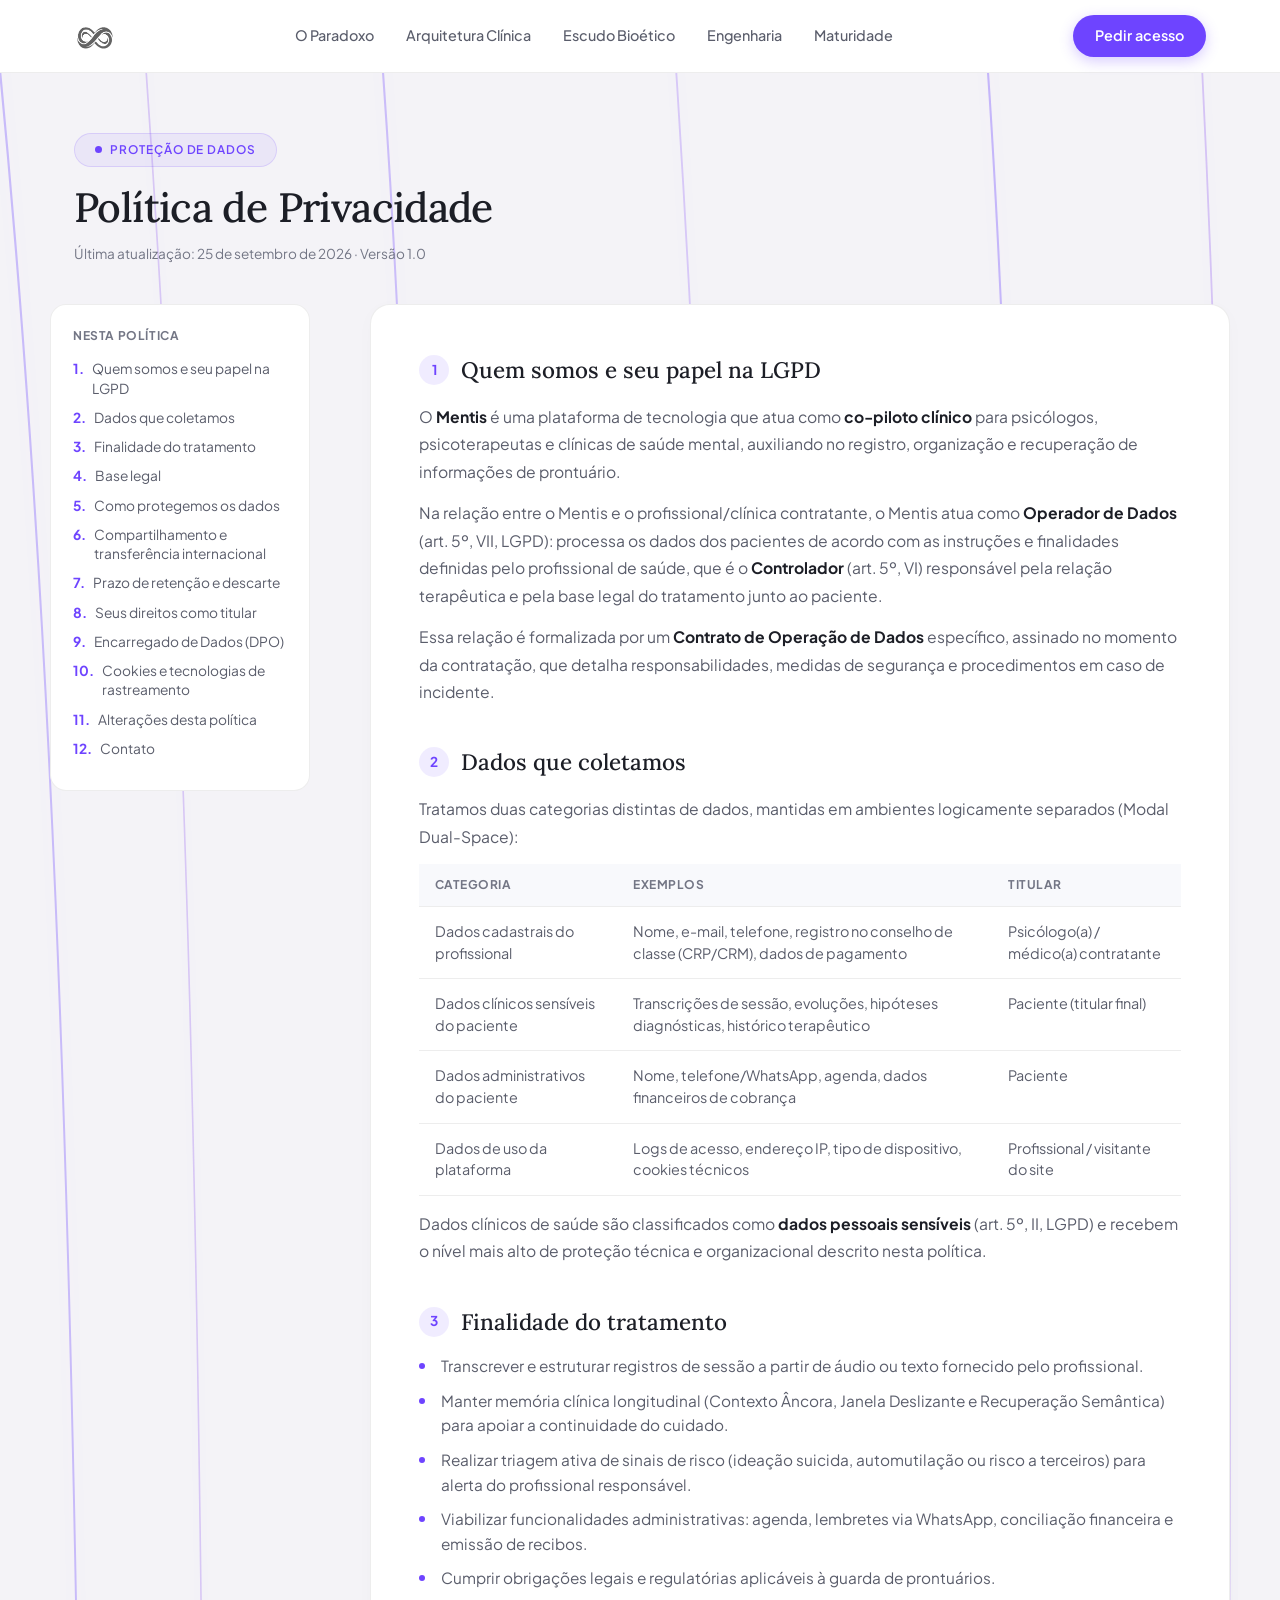
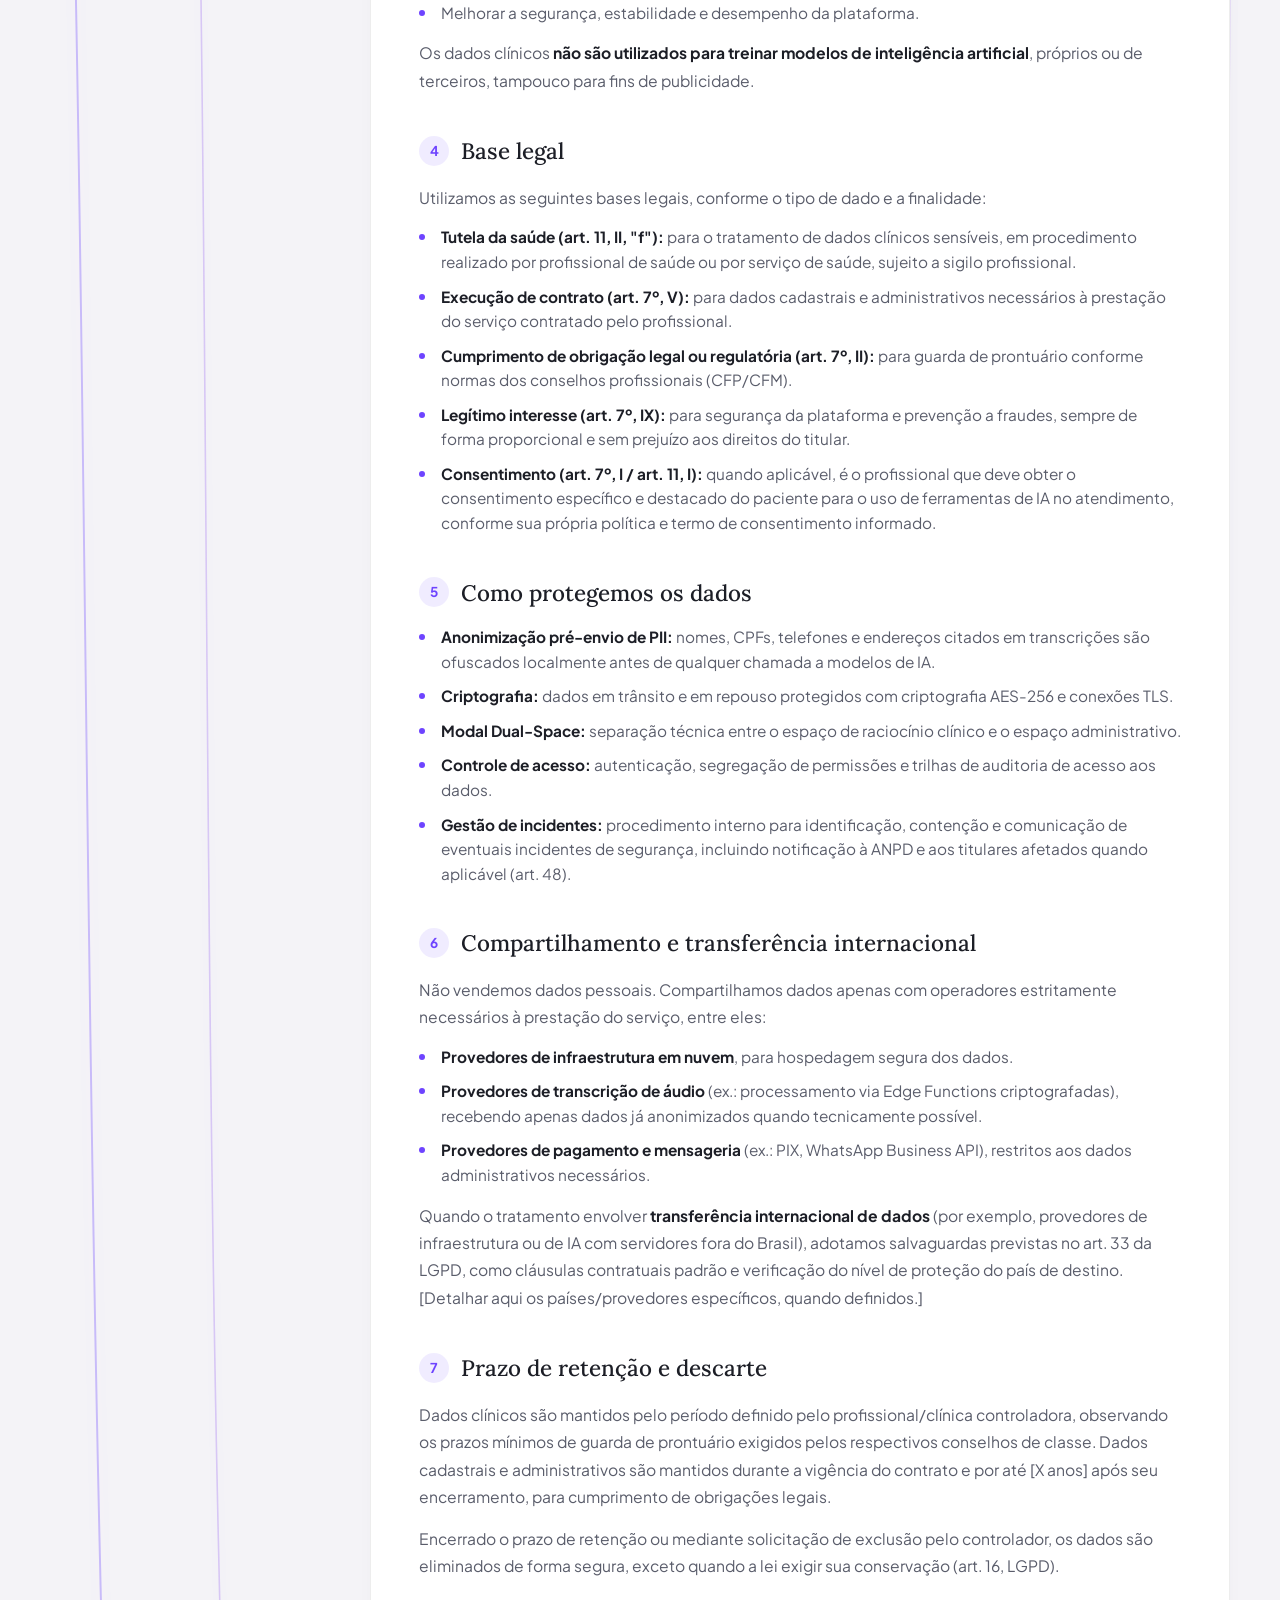
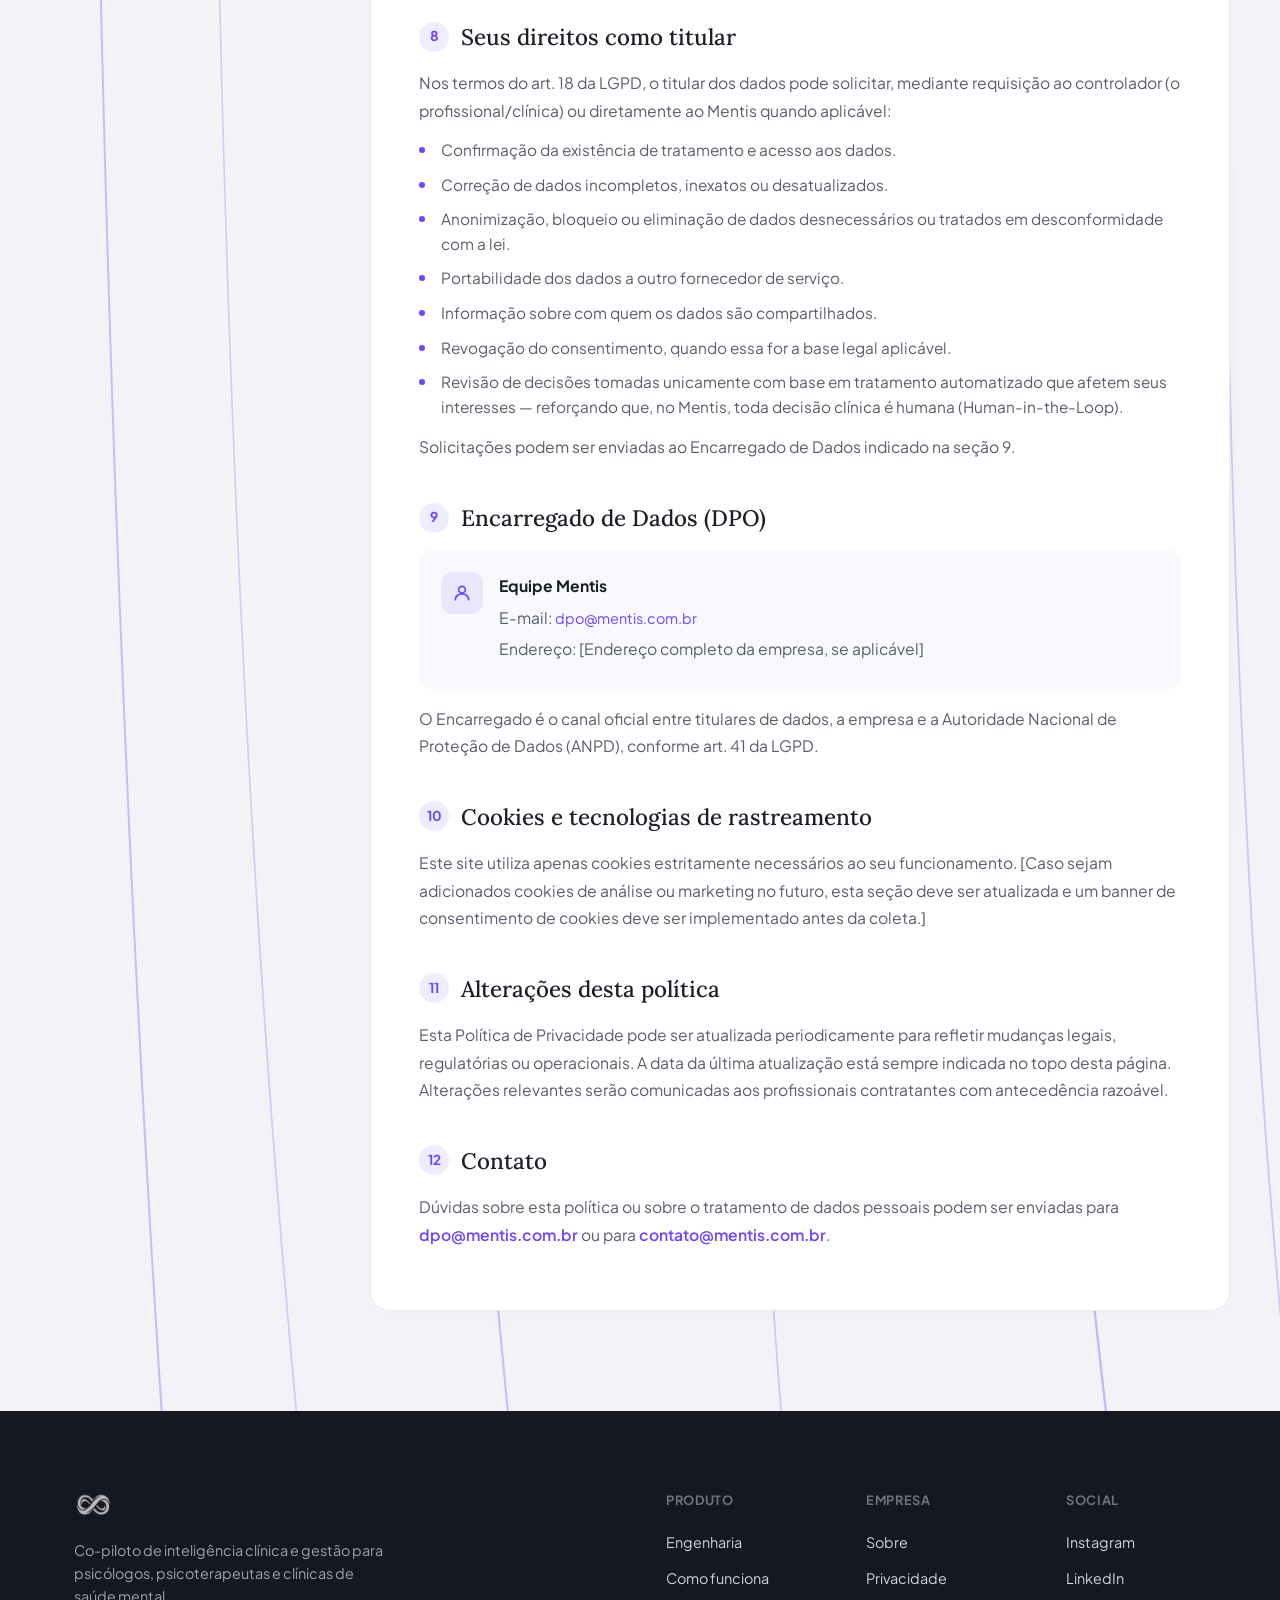
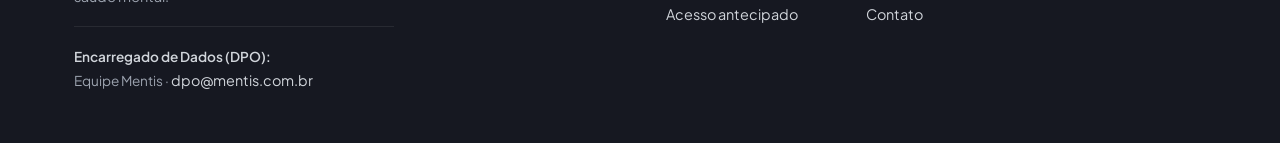
<file: privacidade.html>
<!DOCTYPE html>
<html lang="pt-BR">
<head>
    <meta charset="UTF-8">
    <meta name="viewport" content="width=device-width, initial-scale=1.0">
    <title>Política de Privacidade — Mentis</title>
    <!-- Favicon (Ícone da aba do navegador) -->
    <link rel="icon" type="image/png" sizes="32x32" href="assets/images/favicon.png">
    <link rel="icon" type="image/png" sizes="16x16" href="assets/images/favicon.png">
    <link rel="apple-touch-icon" sizes="180x180" href="assets/images/favicon.png">
    <link rel="shortcut icon" href="favicon.ico">
    <link rel="stylesheet" href="styles/styles.css">
    <script src="assets/js/main.js" defer></script>
    <link rel="preconnect" href="https://fonts.googleapis.com">
    <link rel="preconnect" href="https://fonts.gstatic.com" crossorigin>
    <link href="https://fonts.googleapis.com/css2?family=Lora:ital,wght@0,400..700;1,400..700&family=Plus+Jakarta+Sans:ital,wght@0,400..800;1,400..800&display=swap" rel="stylesheet">
</head>
<body>
    <!-- Animated background wavy lines -->
    <div class="bg-lines" aria-hidden="true">
        <svg viewBox="0 0 1440 1000" fill="none" xmlns="http://www.w3.org/2000/svg" preserveAspectRatio="none">
            <path d="M-60 -80 C 180 240, 20 540, 200 980 C 290 1200, 160 1400, 250 1700" stroke="rgba(110, 68, 255, 0.32)" stroke-width="2.2" class="wave-line wave-1"/>
            <path d="M120 -80 C 320 280, 140 620, 360 980 C 470 1160, 310 1360, 420 1700" stroke="rgba(124, 58, 237, 0.24)" stroke-width="1.8" class="wave-line wave-2"/>
            <path d="M380 -80 C 580 200, 360 620, 600 980 C 720 1180, 520 1380, 660 1700" stroke="rgba(110, 68, 255, 0.30)" stroke-width="2.2" class="wave-line wave-3"/>
            <path d="M720 -80 C 920 320, 680 520, 900 980 C 1020 1240, 820 1420, 960 1700" stroke="rgba(139, 92, 246, 0.28)" stroke-width="2" class="wave-line wave-4"/>
            <path d="M1060 -80 C 1260 180, 1020 680, 1280 980 C 1400 1140, 1210 1360, 1340 1700" stroke="rgba(110, 68, 255, 0.34)" stroke-width="2.2" class="wave-line wave-5"/>
            <path d="M1320 -80 C 1480 300, 1260 660, 1480 980 C 1580 1180, 1410 1380, 1520 1700" stroke="rgba(124, 58, 237, 0.26)" stroke-width="2" class="wave-line wave-6"/>
        </svg>
    </div>

    <header class="header">
        <div class="container header__content">
            <a href="index.html" class="logo" aria-label="Mentis Home" title="Mentis">
                <img src="assets/images/logo.png" alt="Mentis Logo" class="logo__img">
            </a>
            <nav class="nav">
                <ul class="nav__list">
                    <li class="nav__item"><a href="index.html#paradoxo" class="nav__link">O Paradoxo</a></li>
                    <li class="nav__item"><a href="index.html#arquitetura" class="nav__link">Arquitetura Clínica</a></li>
                    <li class="nav__item"><a href="index.html#bioetico" class="nav__link">Escudo Bioético</a></li>
                    <li class="nav__item"><a href="index.html#engenharia" class="nav__link">Engenharia</a></li>
                    <li class="nav__item"><a href="index.html#maturidade" class="nav__link">Maturidade</a></li>
                </ul>
            </nav>
            <div class="header__actions">
                <a href="index.html#sobre" class="btn btn--primary">Pedir acesso</a>
                <button class="nav-toggle" type="button" aria-label="Abrir menu" aria-expanded="false"><svg width="20" height="20" viewBox="0 0 24 24" fill="none" stroke="currentColor" stroke-width="2" stroke-linecap="round"><path d="M4 7h16M4 12h16M4 17h16"/></svg></button>
            </div>
        </div>
    </header>

    <section class="policy-hero">
        <div class="container">
            <div class="section-tagline-wrapper section-tagline-wrapper--left">
                <span class="tagline-badge">
                    <span class="tagline-badge__dot"></span> Proteção de Dados
                </span>
            </div>
            <h1 class="section-title">Política de Privacidade</h1>
            <p class="policy-hero__updated">Última atualização: 25 de setembro de 2026 &middot; Versão 1.0</p>
        </div>
    </section>

    <section class="policy-layout container">
        <aside class="policy-toc" aria-label="Sumário">
            <p class="policy-toc__title">Nesta política</p>
            <ol>
                <li><a href="#quem-somos">Quem somos e seu papel na LGPD</a></li>
                <li><a href="#dados-coletados">Dados que coletamos</a></li>
                <li><a href="#finalidade">Finalidade do tratamento</a></li>
                <li><a href="#base-legal">Base legal</a></li>
                <li><a href="#seguranca">Como protegemos os dados</a></li>
                <li><a href="#compartilhamento">Compartilhamento e transferência internacional</a></li>
                <li><a href="#retencao">Prazo de retenção e descarte</a></li>
                <li><a href="#direitos">Seus direitos como titular</a></li>
                <li><a href="#encarregado">Encarregado de Dados (DPO)</a></li>
                <li><a href="#cookies">Cookies e tecnologias de rastreamento</a></li>
                <li><a href="#alteracoes">Alterações desta política</a></li>
                <li><a href="#contato">Contato</a></li>
            </ol>
        </aside>

        <article class="policy-content">

            <div class="policy-section" id="quem-somos">
                <h2 class="policy-section__title"><span class="policy-section__number">1</span>Quem somos e seu papel na LGPD</h2>
                <p>
                    O <strong>Mentis</strong> é uma plataforma de tecnologia que atua como <strong>co-piloto clínico</strong> para psicólogos, psicoterapeutas e clínicas de saúde mental, auxiliando no registro, organização e recuperação de informações de prontuário.
                </p>
                <p>
                    Na relação entre o Mentis e o profissional/clínica contratante, o Mentis atua como <strong>Operador de Dados</strong> (art. 5º, VII, LGPD): processa os dados dos pacientes de acordo com as instruções e finalidades definidas pelo profissional de saúde, que é o <strong>Controlador</strong> (art. 5º, VI) responsável pela relação terapêutica e pela base legal do tratamento junto ao paciente.
                </p>
                <p>
                    Essa relação é formalizada por um <strong>Contrato de Operação de Dados</strong> específico, assinado no momento da contratação, que detalha responsabilidades, medidas de segurança e procedimentos em caso de incidente.
                </p>
            </div>

            <div class="policy-section" id="dados-coletados">
                <h2 class="policy-section__title"><span class="policy-section__number">2</span>Dados que coletamos</h2>
                <p>Tratamos duas categorias distintas de dados, mantidas em ambientes logicamente separados (Modal Dual-Space):</p>
                <div class="policy-table-wrapper">
                    <table class="policy-table">
                        <thead>
                            <tr>
                                <th>Categoria</th>
                                <th>Exemplos</th>
                                <th>Titular</th>
                            </tr>
                        </thead>
                        <tbody>
                            <tr>
                                <td>Dados cadastrais do profissional</td>
                                <td>Nome, e-mail, telefone, registro no conselho de classe (CRP/CRM), dados de pagamento</td>
                                <td>Psicólogo(a) / médico(a) contratante</td>
                            </tr>
                            <tr>
                                <td>Dados clínicos sensíveis do paciente</td>
                                <td>Transcrições de sessão, evoluções, hipóteses diagnósticas, histórico terapêutico</td>
                                <td>Paciente (titular final)</td>
                            </tr>
                            <tr>
                                <td>Dados administrativos do paciente</td>
                                <td>Nome, telefone/WhatsApp, agenda, dados financeiros de cobrança</td>
                                <td>Paciente</td>
                            </tr>
                            <tr>
                                <td>Dados de uso da plataforma</td>
                                <td>Logs de acesso, endereço IP, tipo de dispositivo, cookies técnicos</td>
                                <td>Profissional / visitante do site</td>
                            </tr>
                        </tbody>
                    </table>
                </div>
                <p>
                    Dados clínicos de saúde são classificados como <strong>dados pessoais sensíveis</strong> (art. 5º, II, LGPD) e recebem o nível mais alto de proteção técnica e organizacional descrito nesta política.
                </p>
            </div>

            <div class="policy-section" id="finalidade">
                <h2 class="policy-section__title"><span class="policy-section__number">3</span>Finalidade do tratamento</h2>
                <ul>
                    <li>Transcrever e estruturar registros de sessão a partir de áudio ou texto fornecido pelo profissional.</li>
                    <li>Manter memória clínica longitudinal (Contexto Âncora, Janela Deslizante e Recuperação Semântica) para apoiar a continuidade do cuidado.</li>
                    <li>Realizar triagem ativa de sinais de risco (ideação suicida, automutilação ou risco a terceiros) para alerta do profissional responsável.</li>
                    <li>Viabilizar funcionalidades administrativas: agenda, lembretes via WhatsApp, conciliação financeira e emissão de recibos.</li>
                    <li>Cumprir obrigações legais e regulatórias aplicáveis à guarda de prontuários.</li>
                    <li>Melhorar a segurança, estabilidade e desempenho da plataforma.</li>
                </ul>
                <p>
                    Os dados clínicos <strong>não são utilizados para treinar modelos de inteligência artificial</strong>, próprios ou de terceiros, tampouco para fins de publicidade.
                </p>
            </div>

            <div class="policy-section" id="base-legal">
                <h2 class="policy-section__title"><span class="policy-section__number">4</span>Base legal</h2>
                <p>Utilizamos as seguintes bases legais, conforme o tipo de dado e a finalidade:</p>
                <ul>
                    <li><strong>Tutela da saúde (art. 11, II, "f"):</strong> para o tratamento de dados clínicos sensíveis, em procedimento realizado por profissional de saúde ou por serviço de saúde, sujeito a sigilo profissional.</li>
                    <li><strong>Execução de contrato (art. 7º, V):</strong> para dados cadastrais e administrativos necessários à prestação do serviço contratado pelo profissional.</li>
                    <li><strong>Cumprimento de obrigação legal ou regulatória (art. 7º, II):</strong> para guarda de prontuário conforme normas dos conselhos profissionais (CFP/CFM).</li>
                    <li><strong>Legítimo interesse (art. 7º, IX):</strong> para segurança da plataforma e prevenção a fraudes, sempre de forma proporcional e sem prejuízo aos direitos do titular.</li>
                    <li><strong>Consentimento (art. 7º, I / art. 11, I):</strong> quando aplicável, é o profissional que deve obter o consentimento específico e destacado do paciente para o uso de ferramentas de IA no atendimento, conforme sua própria política e termo de consentimento informado.</li>
                </ul>
            </div>

            <div class="policy-section" id="seguranca">
                <h2 class="policy-section__title"><span class="policy-section__number">5</span>Como protegemos os dados</h2>
                <ul>
                    <li><strong>Anonimização pré-envio de PII:</strong> nomes, CPFs, telefones e endereços citados em transcrições são ofuscados localmente antes de qualquer chamada a modelos de IA.</li>
                    <li><strong>Criptografia:</strong> dados em trânsito e em repouso protegidos com criptografia AES-256 e conexões TLS.</li>
                    <li><strong>Modal Dual-Space:</strong> separação técnica entre o espaço de raciocínio clínico e o espaço administrativo.</li>
                    <li><strong>Controle de acesso:</strong> autenticação, segregação de permissões e trilhas de auditoria de acesso aos dados.</li>
                    <li><strong>Gestão de incidentes:</strong> procedimento interno para identificação, contenção e comunicação de eventuais incidentes de segurança, incluindo notificação à ANPD e aos titulares afetados quando aplicável (art. 48).</li>
                </ul>
            </div>

            <div class="policy-section" id="compartilhamento">
                <h2 class="policy-section__title"><span class="policy-section__number">6</span>Compartilhamento e transferência internacional</h2>
                <p>
                    Não vendemos dados pessoais. Compartilhamos dados apenas com operadores estritamente necessários à prestação do serviço, entre eles:
                </p>
                <ul>
                    <li><strong>Provedores de infraestrutura em nuvem</strong>, para hospedagem segura dos dados.</li>
                    <li><strong>Provedores de transcrição de áudio</strong> (ex.: processamento via Edge Functions criptografadas), recebendo apenas dados já anonimizados quando tecnicamente possível.</li>
                    <li><strong>Provedores de pagamento e mensageria</strong> (ex.: PIX, WhatsApp Business API), restritos aos dados administrativos necessários.</li>
                </ul>
                <p>
                    Quando o tratamento envolver <strong>transferência internacional de dados</strong> (por exemplo, provedores de infraestrutura ou de IA com servidores fora do Brasil), adotamos salvaguardas previstas no art. 33 da LGPD, como cláusulas contratuais padrão e verificação do nível de proteção do país de destino. [Detalhar aqui os países/provedores específicos, quando definidos.]
                </p>
            </div>

            <div class="policy-section" id="retencao">
                <h2 class="policy-section__title"><span class="policy-section__number">7</span>Prazo de retenção e descarte</h2>
                <p>
                    Dados clínicos são mantidos pelo período definido pelo profissional/clínica controladora, observando os prazos mínimos de guarda de prontuário exigidos pelos respectivos conselhos de classe. Dados cadastrais e administrativos são mantidos durante a vigência do contrato e por até [X anos] após seu encerramento, para cumprimento de obrigações legais.
                </p>
                <p>
                    Encerrado o prazo de retenção ou mediante solicitação de exclusão pelo controlador, os dados são eliminados de forma segura, exceto quando a lei exigir sua conservação (art. 16, LGPD).
                </p>
            </div>

            <div class="policy-section" id="direitos">
                <h2 class="policy-section__title"><span class="policy-section__number">8</span>Seus direitos como titular</h2>
                <p>Nos termos do art. 18 da LGPD, o titular dos dados pode solicitar, mediante requisição ao controlador (o profissional/clínica) ou diretamente ao Mentis quando aplicável:</p>
                <ul>
                    <li>Confirmação da existência de tratamento e acesso aos dados.</li>
                    <li>Correção de dados incompletos, inexatos ou desatualizados.</li>
                    <li>Anonimização, bloqueio ou eliminação de dados desnecessários ou tratados em desconformidade com a lei.</li>
                    <li>Portabilidade dos dados a outro fornecedor de serviço.</li>
                    <li>Informação sobre com quem os dados são compartilhados.</li>
                    <li>Revogação do consentimento, quando essa for a base legal aplicável.</li>
                    <li>Revisão de decisões tomadas unicamente com base em tratamento automatizado que afetem seus interesses — reforçando que, no Mentis, toda decisão clínica é humana (Human-in-the-Loop).</li>
                </ul>
                <p>Solicitações podem ser enviadas ao Encarregado de Dados indicado na seção 9.</p>
            </div>

            <div class="policy-section" id="encarregado">
                <h2 class="policy-section__title"><span class="policy-section__number">9</span>Encarregado de Dados (DPO)</h2>
                <div class="policy-dpo-card">
                    <div class="policy-dpo-card__icon">
                        <svg width="20" height="20" viewBox="0 0 24 24" fill="none" stroke="currentColor" stroke-width="2" stroke-linecap="round" stroke-linejoin="round"><circle cx="12" cy="8" r="4"/><path d="M4 20c0-4 3.6-7 8-7s8 3 8 7"/></svg>
                    </div>
                    <div>
                        <p><strong>Equipe Mentis</strong></p>
                        <p>E-mail: <a href="mailto:dpo@mentis.com.br" class="footer__link" style="color:var(--color-primary);">dpo@mentis.com.br</a></p>
                        <p>Endereço: [Endereço completo da empresa, se aplicável]</p>
                    </div>
                </div>
                <p style="margin-top:16px;">
                    O Encarregado é o canal oficial entre titulares de dados, a empresa e a Autoridade Nacional de Proteção de Dados (ANPD), conforme art. 41 da LGPD.
                </p>
            </div>

            <div class="policy-section" id="cookies">
                <h2 class="policy-section__title"><span class="policy-section__number">10</span>Cookies e tecnologias de rastreamento</h2>
                <p>
                    Este site utiliza apenas cookies estritamente necessários ao seu funcionamento. [Caso sejam adicionados cookies de análise ou marketing no futuro, esta seção deve ser atualizada e um banner de consentimento de cookies deve ser implementado antes da coleta.]
                </p>
            </div>

            <div class="policy-section" id="alteracoes">
                <h2 class="policy-section__title"><span class="policy-section__number">11</span>Alterações desta política</h2>
                <p>
                    Esta Política de Privacidade pode ser atualizada periodicamente para refletir mudanças legais, regulatórias ou operacionais. A data da última atualização está sempre indicada no topo desta página. Alterações relevantes serão comunicadas aos profissionais contratantes com antecedência razoável.
                </p>
            </div>

            <div class="policy-section" id="contato">
                <h2 class="policy-section__title"><span class="policy-section__number">12</span>Contato</h2>
                <p>
                    Dúvidas sobre esta política ou sobre o tratamento de dados pessoais podem ser enviadas para <a href="mailto:dpo@mentis.com.br" style="color:var(--color-primary); text-decoration:none; font-weight:600;">dpo@mentis.com.br</a> ou para <a href="mailto:contato@mentis.com.br" style="color:var(--color-primary); text-decoration:none; font-weight:600;">contato@mentis.com.br</a>.
                </p>
            </div>
        </article>
    </section>

    <footer class="footer">
        <div class="container footer__content">
            <div class="footer__brand">
                <a href="index.html" class="logo" aria-label="Mentis Home">
                    <img src="assets/images/logo.png" alt="Mentis Logo" class="logo__img logo__img--footer">
                </a>
                <p class="footer__description">
                    Co-piloto de inteligência clínica e gestão para psicólogos, psicoterapeutas e clínicas de saúde mental.
                </p>
                <p class="footer__dpo">
                    <strong>Encarregado de Dados (DPO):</strong><br>
                    Equipe Mentis &middot; <a href="mailto:dpo@mentis.com.br" class="footer__link">dpo@mentis.com.br</a>
                </p>
            </div>
            <div class="footer__links-group">
                <div class="footer__links-column">
                    <h5 class="footer__links-title">PRODUTO</h5>
                    <ul class="footer__links-list">
                        <li><a href="index.html#engenharia" class="footer__link">Engenharia</a></li>
                        <li><a href="index.html#fluxo" class="footer__link">Como funciona</a></li>
                        <li><a href="index.html#sobre" class="footer__link">Acesso antecipado</a></li>
                    </ul>
                </div>
                <div class="footer__links-column">
                    <h5 class="footer__links-title">EMPRESA</h5>
                    <ul class="footer__links-list">
                        <li><a href="index.html#arquitetura" class="footer__link">Sobre</a></li>
                        <li><a href="privacidade.html" class="footer__link">Privacidade</a></li>
                        <li><a href="index.html#contato" class="footer__link">Contato</a></li>
                    </ul>
                </div>
                <div class="footer__links-column">
                    <h5 class="footer__links-title">SOCIAL</h5>
                    <ul class="footer__links-list">
                        <li><a href="#" class="footer__link">Instagram</a></li>
                        <li><a href="#" class="footer__link">LinkedIn</a></li>
                    </ul>
                </div>
            </div>
        </div>
    </footer>
</body>
</html>
</file>
<file: styles/styles.css>
/* --- Design System Mentis (Senior Clinical Redesign) --- */
:root {
    --color-primary: #6E44FF;        /* Roxo clínico vibrante */
    --color-primary-hover: #582FE6;
    --color-primary-glow: rgba(110, 68, 255, 0.28);
    --color-login-purple: #5B38E8;   /* Roxo exato da tela de login */
    --color-dark: #2B2E3A;           /* Botão grafite/charcoal escuro */
    --color-dark-hover: #1E202A;
    --color-light-bg: #F4F3F7;       /* Fundo branco acinzentado da referência */
    --color-card-bg: #FFFFFF;
    --color-text: #1C1E26;
    --color-text-muted: #5A5D6B;
    --color-text-light: #737685;
    --color-border: rgba(0, 0, 0, 0.07);
    --font-family-serif: 'Lora', Georgia, serif;
    --font-family-sans: 'Plus Jakarta Sans', -apple-system, BlinkMacSystemFont, 'Segoe UI', Roboto, sans-serif;
}

* {
    margin: 0;
    padding: 0;
    box-sizing: border-box;
}

html {
    font-size: 16px;
    scroll-behavior: smooth;
}

body {
    font-family: var(--font-family-sans);
    color: var(--color-text);
    background-color: var(--color-light-bg);
    line-height: 1.5;
    position: relative;
    overflow-x: hidden;
    min-height: 100vh;
}

.container {
    max-width: 1180px;
    margin: 0 auto;
    padding: 0 24px;
    position: relative;
    z-index: 2;
}

/* --- Animated Background Wavy Lines (Evidentes & Movimentando-se) --- */
.bg-lines {
    position: absolute;
    top: 0;
    left: 0;
    width: 100%;
    height: 100%;
    overflow: hidden;
    pointer-events: none;
    z-index: 1;
}

.bg-lines svg {
    width: 100%;
    height: 100%;
    min-height: 1000px;
    display: block;
}

.wave-line {
    transform-origin: center;
    filter: drop-shadow(0 0 8px rgba(110, 68, 255, 0.16));
}

.wave-1 {
    animation: waveFlow1 12s ease-in-out infinite alternate;
}
.wave-2 {
    animation: waveFlow2 16s ease-in-out infinite alternate;
    animation-delay: -3s;
}
.wave-3 {
    animation: waveFlow3 14s ease-in-out infinite alternate;
    animation-delay: -5s;
}
.wave-4 {
    animation: waveFlow1 18s ease-in-out infinite alternate;
    animation-delay: -8s;
}
.wave-5 {
    animation: waveFlow2 15s ease-in-out infinite alternate;
    animation-delay: -10s;
}
.wave-6 {
    animation: waveFlow3 19s ease-in-out infinite alternate;
    animation-delay: -13s;
}

@keyframes waveFlow1 {
    0% {
        transform: translate(0, 0) scaleY(1) skewX(0deg);
    }
    50% {
        transform: translate(-38px, -32px) scaleY(1.05) skewX(3.5deg);
    }
    100% {
        transform: translate(30px, 28px) scaleY(0.95) skewX(-3deg);
    }
}

@keyframes waveFlow2 {
    0% {
        transform: translate(0, 0) scaleY(1) skewX(0deg);
    }
    50% {
        transform: translate(35px, -28px) scaleY(0.95) skewX(-3.2deg);
    }
    100% {
        transform: translate(-32px, 34px) scaleY(1.04) skewX(2.8deg);
    }
}

@keyframes waveFlow3 {
    0% {
        transform: translate(0, 0) scaleY(1) skewX(0deg);
    }
    50% {
        transform: translate(-28px, 32px) scaleY(1.04) skewX(2.5deg);
    }
    100% {
        transform: translate(36px, -30px) scaleY(0.96) skewX(-3.5deg);
    }
}

/* --- Buttons & Inputs --- */
.btn {
    display: inline-flex;
    align-items: center;
    justify-content: center;
    padding: 10px 24px;
    border-radius: 9999px;
    font-size: 0.95rem;
    font-weight: 600;
    text-decoration: none;
    border: none;
    cursor: pointer;
    transition: all 0.25s cubic-bezier(0.4, 0, 0.2, 1);
    font-family: var(--font-family-sans);
}

.btn:active {
    transform: translateY(1px);
}

.btn--primary {
    background-color: var(--color-primary);
    color: white;
    box-shadow: 0 4px 14px rgba(110, 68, 255, 0.28);
}

.btn--primary:hover {
    background-color: var(--color-primary-hover);
    box-shadow: 0 6px 20px rgba(110, 68, 255, 0.42);
    transform: translateY(-2px);
}

.btn--dark {
    background-color: var(--color-dark);
    color: white;
    box-shadow: 0 4px 12px rgba(43, 46, 58, 0.2);
}

.btn--dark:hover {
    background-color: var(--color-dark-hover);
    transform: translateY(-1px);
}

/* --- Header & Navigation (Totalmente uniforme, sem caixa branca) --- */
.header {
    padding: 26px 0;
    position: relative;
    z-index: 10;
}

.header__content {
    display: flex;
    justify-content: space-between;
    align-items: center;
}

.logo {
    display: inline-flex;
    align-items: center;
    text-decoration: none;
    position: relative;
    cursor: pointer;
}

.logo__img {
    height: 26px;
    width: auto;
    object-fit: contain;
    transition: filter 0.3s cubic-bezier(0.4, 0, 0.2, 1), transform 0.25s ease;
}

/* Quando passar o mouse sobre a logo, ela fica roxa com efeito luminoso */
.logo:hover .logo__img {
    filter: brightness(0) saturate(100%) invert(34%) sepia(74%) saturate(4815%) hue-rotate(247deg) brightness(102%) contrast(101%) drop-shadow(0 0 10px rgba(110, 68, 255, 0.5));
    transform: scale(1.05);
}

.logo__img--footer {
    filter: invert(1) brightness(1.2);
    height: 24px;
}

.logo__img--footer:hover {
    filter: invert(34%) sepia(74%) saturate(4815%) hue-rotate(247deg) brightness(102%) contrast(101%);
}

.nav__list {
    list-style: none;
    display: flex;
    gap: 32px;
    align-items: center;
}

.nav__link {
    text-decoration: none;
    color: var(--color-text-muted);
    font-weight: 500;
    font-size: 0.95rem;
    transition: color 0.2s ease;
    display: inline-block;
}

.nav__link:hover {
    color: var(--color-primary);
}

/* Visually Hidden */
.visually-hidden {
    position: absolute;
    width: 1px;
    height: 1px;
    padding: 0;
    margin: -1px;
    overflow: hidden;
    clip: rect(0, 0, 0, 0);
    white-space: nowrap;
    border: 0;
}

/* --- Caixas Brancas de Destaque (Ao longo do site) --- */
.section-tagline-wrapper {
    text-align: center;
    margin-bottom: 16px;
}

.section-tagline-wrapper--left {
    text-align: left;
}

.tagline-badge {
    display: inline-flex;
    align-items: center;
    gap: 8px;
    background-color: #FFFFFF;
    color: var(--color-primary);
    padding: 7px 20px;
    border-radius: 9999px;
    font-size: 0.85rem;
    font-weight: 600;
    letter-spacing: 0.02em;
    border: 1px solid rgba(110, 68, 255, 0.18);
    box-shadow: 0 3px 12px rgba(0, 0, 0, 0.03);
    transition: all 0.25s ease;
}

.tagline-badge__dot {
    width: 7px;
    height: 7px;
    background-color: var(--color-primary);
    border-radius: 50%;
    display: inline-block;
}

.tagline-badge:hover {
    transform: translateY(-2px);
    box-shadow: 0 6px 18px rgba(110, 68, 255, 0.16);
    border-color: var(--color-primary);
}

.category-box {
    display: inline-flex;
    align-items: center;
    background-color: #FFFFFF;
    color: var(--color-primary);
    padding: 5px 14px;
    border-radius: 9999px;
    font-size: 0.76rem;
    font-weight: 600;
    text-transform: uppercase;
    letter-spacing: 0.05em;
    border: 1px solid rgba(110, 68, 255, 0.18);
    box-shadow: 0 2px 8px rgba(0, 0, 0, 0.02);
    margin-bottom: 12px;
    transition: all 0.2s ease;
}

.category-box:hover {
    transform: translateY(-1px);
    box-shadow: 0 4px 12px rgba(110, 68, 255, 0.12);
}

.category-box--sm {
    font-size: 0.7rem;
    padding: 3px 10px;
    margin-bottom: 0;
}

/* --- Status Bubble --- */
.status-bubble {
    display: inline-flex;
    align-items: center;
    padding: 6px 16px;
    background-color: rgba(255, 255, 255, 0.85);
    border: 1px solid rgba(110, 68, 255, 0.2);
    border-radius: 9999px;
    font-size: 0.85rem;
    font-weight: 500;
    color: var(--color-text-muted);
    margin-bottom: 24px;
    backdrop-filter: blur(8px);
    box-shadow: 0 2px 8px rgba(0, 0, 0, 0.02);
}

.status-bubble__dot {
    display: inline-block;
    width: 7px;
    height: 7px;
    background-color: #9333EA;
    border-radius: 50%;
    margin-right: 8px;
}

.status-bubble--purple {
    background-color: rgba(255, 255, 255, 0.9);
    color: #4C1D95;
}

.status-bubble--purple .status-bubble__dot {
    background-color: var(--color-primary);
}

.status-bubble--green {
    background-color: rgba(209, 244, 226, 0.5);
    color: #065F46;
    border-color: rgba(16, 185, 129, 0.2);
}

.status-bubble--green .status-bubble__dot {
    background-color: #10B981;
}

/* --- Hero Section --- */
.hero {
    padding: 50px 0 90px 0;
    position: relative;
    z-index: 2;
}

.hero__content {
    display: grid;
    grid-template-columns: 1.05fr 0.95fr;
    gap: 60px;
    align-items: center;
}

.hero__title {
    font-family: var(--font-family-serif);
    font-size: 3.5rem;
    font-weight: 500;
    line-height: 1.14;
    color: var(--color-text);
    margin-bottom: 22px;
    letter-spacing: -0.02em;
}

.hero__description {
    font-size: 1.12rem;
    color: var(--color-text-muted);
    line-height: 1.62;
    margin-bottom: 38px;
    max-width: 530px;
}

/* Email Form Pill Wrapper */
.email-form__wrapper {
    display: flex;
    align-items: center;
    background-color: #FFFFFF;
    border: 1px solid rgba(0, 0, 0, 0.1);
    border-radius: 9999px;
    padding: 4px 4px 4px 20px;
    box-shadow: 0 4px 20px rgba(0, 0, 0, 0.04);
    max-width: 460px;
    transition: border-color 0.2s ease, box-shadow 0.2s ease;
}

.email-form__wrapper:focus-within {
    border-color: var(--color-primary);
    box-shadow: 0 4px 24px rgba(110, 68, 255, 0.18);
}

.email-form__input {
    border: none;
    background: transparent;
    font-size: 0.95rem;
    font-family: var(--font-family-sans);
    color: var(--color-text);
    outline: none;
    flex: 1;
    min-width: 0;
}

.email-form__input::placeholder {
    color: #A0A3B1;
}

.waiting-list {
    display: flex;
    align-items: center;
    gap: 14px;
    margin-top: 34px;
}

.avatar-group {
    display: flex;
    align-items: center;
}

.avatar {
    width: 32px;
    height: 32px;
    border-radius: 50%;
    margin-left: -8px;
    border: 2px solid var(--color-light-bg);
    display: inline-block;
}

.avatar:first-child {
    margin-left: 0;
}

.avatar--1 { background: linear-gradient(135deg, #A78BFA, #7C3AED); }
.avatar--2 { background: linear-gradient(135deg, #818CF8, #4F46E5); }
.avatar--3 { background: linear-gradient(135deg, #C084FC, #9333EA); }
.avatar--4 { background: linear-gradient(135deg, #60A5FA, #2563EB); }

.waiting-list__text {
    font-size: 0.9rem;
    color: var(--color-text-light);
    font-weight: 500;
}

/* ============================================================
   --- iPhone X Mockup (Design Realista, Proporções Perfeitas) ---
   ============================================================ */
.phone-mockup {
    display: flex;
    justify-content: center;
    align-items: center;
    perspective: 1000px;
}

.iphone-x {
    position: relative;
    width: 350px;
    height: 710px;
    margin: 0 auto;
}

/* Botões Físicos Laterais do iPhone X */
.iphone-x__btn-silent,
.iphone-x__btn-volup,
.iphone-x__btn-voldown,
.iphone-x__btn-power {
    position: absolute;
    background: #1e2029;
    border-radius: 3px;
    z-index: 1;
}

.iphone-x__btn-silent {
    left: -3px;
    top: 110px;
    width: 4px;
    height: 30px;
}

.iphone-x__btn-volup {
    left: -3px;
    top: 156px;
    width: 4px;
    height: 52px;
}

.iphone-x__btn-voldown {
    left: -3px;
    top: 220px;
    width: 4px;
    height: 52px;
}

.iphone-x__btn-power {
    right: -3px;
    top: 168px;
    width: 4px;
    height: 68px;
}

/* Moldura externa preta com bordas arredondadas clássicas do iPhone X */
.iphone-x__frame {
    position: relative;
    width: 100%;
    height: 100%;
    background: #0E0F14;
    border-radius: 54px;
    padding: 13px;
    box-shadow: 
        0 30px 70px -15px rgba(0, 0, 0, 0.25),
        0 0 0 1px rgba(255, 255, 255, 0.14),
        inset 0 0 0 3px #262732;
    transition: transform 0.4s cubic-bezier(0.4, 0, 0.2, 1), box-shadow 0.4s ease;
    z-index: 2;
}

.iphone-x:hover .iphone-x__frame {
    transform: translateY(-8px);
    box-shadow: 
        0 42px 85px -15px rgba(110, 68, 255, 0.25),
        0 0 0 1px rgba(110, 68, 255, 0.35),
        inset 0 0 0 3px #353648;
}

/* Tela de Vidro Interna */
.iphone-x__screen {
    position: relative;
    width: 100%;
    height: 100%;
    background: #FFFFFF;
    border-radius: 43px;
    padding: 16px 20px 14px 20px;
    display: flex;
    flex-direction: column;
    justify-content: space-between;
    overflow: hidden;
    user-select: none;
    box-shadow: inset 0 0 5px rgba(0, 0, 0, 0.04);
}

/* Notch Característico do iPhone X */
.iphone-x__notch {
    position: absolute;
    top: 0;
    left: 50%;
    transform: translateX(-50%);
    width: 165px;
    height: 28px;
    background: #0E0F14;
    border-bottom-left-radius: 18px;
    border-bottom-right-radius: 18px;
    z-index: 15;
    display: flex;
    align-items: center;
    justify-content: center;
    gap: 12px;
}

.iphone-x__speaker {
    width: 48px;
    height: 4px;
    background: #252834;
    border-radius: 3px;
}

.iphone-x__camera {
    width: 10px;
    height: 10px;
    background: #171922;
    border-radius: 50%;
    border: 1.5px solid #0E0F14;
}

/* Barra de Status Lateral ao Notch */
.phone-screen__topbar {
    display: flex;
    justify-content: space-between;
    align-items: center;
    font-size: 0.78rem;
    font-weight: 700;
    color: #1C1E26;
    padding: 0 4px;
    position: relative;
    z-index: 16;
}

.phone-screen__time {
    padding-left: 4px;
}

.phone-screen__icons {
    display: flex;
    align-items: center;
    gap: 6px;
    padding-right: 4px;
    font-size: 0.75rem;
}

.status-icon {
    display: inline-block;
}

/* ============================================================
   --- Tela de Login Mentis (Com maria123@teste.com) ---
   ============================================================ */
.phone-login {
    display: flex;
    flex-direction: column;
    justify-content: center;
    flex: 1;
    padding: 6px 6px 14px 6px;
}

.login-brand {
    text-align: center;
    margin-bottom: 24px;
}

.login-brand__icon-wrap {
    display: inline-flex;
    align-items: center;
    justify-content: center;
    margin-bottom: 8px;
    filter: drop-shadow(0 0 16px rgba(91, 56, 232, 0.45));
}

.login-brand__icon {
    width: 64px;
    height: auto;
    display: block;
}

.login-brand__title {
    font-family: var(--font-family-sans);
    font-size: 1.85rem;
    font-weight: 700;
    color: #5B38E8;
    margin: 0;
    letter-spacing: -0.02em;
}

.login-brand__subtitle {
    font-size: 0.92rem;
    color: #8E92A4;
    margin-top: 4px;
    font-weight: 400;
}

.login-form {
    display: flex;
    flex-direction: column;
}

.login-form__group {
    display: flex;
    flex-direction: column;
    margin-bottom: 12px;
}

.login-form__label {
    font-size: 0.82rem;
    font-weight: 600;
    color: #5A5D6B;
    margin-bottom: 6px;
}

.login-form__input {
    background-color: #EBF2FC;
    border: 1px solid transparent;
    border-radius: 14px;
    padding: 13px 16px;
    font-size: 0.82rem;
    font-family: var(--font-family-sans);
    color: #1C1E26;
    outline: none;
    transition: all 0.2s ease;
}

.login-form__input[type="password"] {
    letter-spacing: 3px;
    font-size: 0.95rem;
}

.login-form__input:focus {
    background-color: #FFFFFF;
    border-color: #5B38E8;
    box-shadow: 0 0 0 3px rgba(91, 56, 232, 0.12);
}

.login-form__forgot {
    text-align: right;
    margin-top: -2px;
    margin-bottom: 22px;
}

.login-form__forgot-link {
    color: #5B38E8;
    font-size: 0.82rem;
    font-weight: 600;
    text-decoration: none;
    transition: opacity 0.2s ease;
}

.login-form__forgot-link:hover {
    opacity: 0.8;
    text-decoration: underline;
}

/* Botão Entrar com Movimento Contínuo ao passar o mouse */
.login-btn-entrar {
    width: 100%;
    background-color: #5B38E8;
    color: #FFFFFF;
    border: none;
    border-radius: 9999px;
    padding: 15px;
    font-size: 1rem;
    font-weight: 600;
    cursor: pointer;
    box-shadow: 0 8px 24px rgba(91, 56, 232, 0.35);
    transition: background-color 0.25s ease, box-shadow 0.25s ease;
    font-family: var(--font-family-sans);
    position: relative;
}

.login-btn-entrar:hover {
    background-color: #4C26E2;
    box-shadow: 0 12px 32px rgba(91, 56, 232, 0.55);
    animation: buttonMovement 1.2s ease-in-out infinite alternate;
}

@keyframes buttonMovement {
    0% {
        transform: translateY(-4px) scale(1.02);
    }
    50% {
        transform: translateY(-8px) scale(1.04);
    }
    100% {
        transform: translateY(-3px) scale(1.02);
    }
}

.login-footer-text {
    text-align: center;
    font-size: 0.84rem;
    color: #7B809A;
    margin-top: 22px;
    margin-bottom: 4px;
}

.login-footer-link {
    color: #5B38E8;
    font-weight: 600;
    text-decoration: none;
    transition: opacity 0.2s ease;
}

.login-footer-link:hover {
    text-decoration: underline;
    opacity: 0.85;
}

/* Home Indicator Bar do iPhone X */
.iphone-x__home-indicator {
    width: 125px;
    height: 4px;
    background: #1C1E26;
    border-radius: 9999px;
    margin: 6px auto 2px auto;
    opacity: 0.85;
}

/* --- Common Section Styles --- */
.section-title {
    font-family: var(--font-family-serif);
    font-size: 2.3rem;
    font-weight: 500;
    margin-bottom: 20px;
    color: var(--color-text);
}

.section-title--centered {
    text-align: center;
}

.section-description {
    font-size: 1.05rem;
    color: var(--color-text-muted);
    margin-bottom: 40px;
    line-height: 1.6;
}

.section-description--centered {
    text-align: center;
    max-width: 600px;
    margin-left: auto;
    margin-right: auto;
}

/* --- Cards & Feature Sections --- */
.product-progress, .how-it-works, .find-your-way, .all-the-flow {
    padding: 95px 0;
    position: relative;
    z-index: 2;
}

.feature-cards {
    display: grid;
    grid-template-columns: repeat(auto-fit, minmax(300px, 1fr));
    gap: 28px;
}

.card {
    background-color: var(--color-card-bg);
    border-radius: 20px;
    padding: 32px;
    border: 1px solid var(--color-border);
    box-shadow: 0 4px 20px rgba(0, 0, 0, 0.02);
    transition: transform 0.3s ease, box-shadow 0.3s ease;
}

.card:hover {
    transform: translateY(-4px);
    box-shadow: 0 12px 30px rgba(0, 0, 0, 0.06);
}

.card__title {
    font-family: var(--font-family-serif);
    font-size: 1.35rem;
    font-weight: 500;
    margin-bottom: 12px;
    color: var(--color-text);
}

.card__description {
    font-size: 0.98rem;
    color: var(--color-text-muted);
    line-height: 1.6;
}

.section-footer {
    text-align: center;
    margin-top: 40px;
}

.link-more {
    text-decoration: none;
    color: var(--color-primary);
    font-weight: 600;
    display: inline-flex;
    align-items: center;
    gap: 6px;
    transition: color 0.2s ease, transform 0.2s ease;
}

.link-more:hover {
    color: var(--color-primary-hover);
    transform: translateX(3px);
}

.how-it-works__content, .find-your-way__content, .all-the-flow__content {
    display: grid;
    grid-template-columns: 1fr 1fr;
    gap: 60px;
    align-items: center;
}

.feature-card--how {
    background-color: var(--color-card-bg);
}

.mock-ui-wrapper {
    display: flex;
    justify-content: center;
}

.mock-ui {
    background: #FFFFFF;
    border-radius: 20px;
    padding: 24px;
    box-shadow: 0 8px 30px rgba(0, 0, 0, 0.04);
    border: 1px solid var(--color-border);
    width: 100%;
    max-width: 420px;
}

.mock-ui__top {
    display: flex;
    justify-content: space-between;
    align-items: center;
    margin-bottom: 8px;
}

.mock-ui__title {
    font-family: var(--font-family-serif);
    font-size: 1.2rem;
    font-weight: 500;
    color: var(--color-text);
    margin: 0;
}

.mock-ui__time, .mock-ui__query {
    font-size: 0.82rem;
    color: var(--color-text-light);
    margin-bottom: 14px;
}

.mock-ui__message, .mock-ui__result {
    background-color: #F8F9FC;
    border-radius: 12px;
    padding: 16px;
    font-size: 0.92rem;
    margin-bottom: 16px;
    border: 1px solid rgba(0, 0, 0, 0.03);
}

.mock-ui__dots {
    display: flex;
    gap: 8px;
}

.mock-ui__dots .dot {
    width: 7px;
    height: 7px;
    background-color: #E2E4E9;
    border-radius: 50%;
}

.btn-flow {
    display: flex;
    align-items: center;
    justify-content: flex-start;
    gap: 10px;
    background-color: #FFFFFF;
    padding: 15px 22px;
    border-radius: 9999px;
    border: 1px solid var(--color-border);
    font-size: 0.92rem;
    font-weight: 500;
    color: var(--color-text);
    cursor: pointer;
    font-family: var(--font-family-sans);
    transition: all 0.25s ease;
    box-shadow: 0 2px 8px rgba(0, 0, 0, 0.02);
}

.btn-flow:hover {
    border-color: var(--color-primary);
    transform: translateY(-2px);
    box-shadow: 0 4px 16px rgba(110, 68, 255, 0.15);
}

.all-the-flow__buttons {
    display: grid;
    grid-template-columns: repeat(2, 1fr);
    gap: 14px;
}

.flow-dot--purple {
    background-color: var(--color-primary);
}

/* --- Página de Política de Privacidade --- */
.policy-hero {
    padding: 60px 0 20px 0;
    position: relative;
    z-index: 2;
}

.policy-hero__updated {
    font-size: 0.85rem;
    color: var(--color-text-light);
    margin-top: -8px;
    margin-bottom: 0;
}

.policy-layout {
    display: grid;
    grid-template-columns: 260px 1fr;
    gap: 60px;
    padding: 20px 0 100px 0;
    position: relative;
    z-index: 2;
    align-items: start;
}

.policy-toc {
    position: sticky;
    top: 30px;
    background-color: #FFFFFF;
    border: 1px solid var(--color-border);
    border-radius: 16px;
    padding: 22px;
}

.policy-toc__title {
    font-size: 0.75rem;
    text-transform: uppercase;
    letter-spacing: 0.05em;
    color: var(--color-text-light);
    font-weight: 700;
    margin-bottom: 14px;
}

.policy-toc ol {
    list-style: none;
    counter-reset: policy-counter;
}

.policy-toc li {
    counter-increment: policy-counter;
    margin-bottom: 10px;
}

.policy-toc a {
    text-decoration: none;
    color: var(--color-text-muted);
    font-size: 0.86rem;
    line-height: 1.4;
    display: flex;
    gap: 8px;
    transition: color 0.2s ease;
}

.policy-toc a::before {
    content: counter(policy-counter) ".";
    color: var(--color-primary);
    font-weight: 700;
    flex-shrink: 0;
}

.policy-toc a:hover {
    color: var(--color-primary);
}

.policy-content {
    background-color: #FFFFFF;
    border: 1px solid var(--color-border);
    border-radius: 20px;
    padding: 48px;
    box-shadow: 0 4px 20px rgba(0, 0, 0, 0.02);
}

.policy-notice {
    background-color: rgba(110, 68, 255, 0.06);
    border: 1px solid rgba(110, 68, 255, 0.18);
    border-radius: 14px;
    padding: 18px 22px;
    font-size: 0.9rem;
    color: var(--color-text-muted);
    line-height: 1.6;
    margin-bottom: 40px;
}

.policy-notice strong {
    color: var(--color-text);
}

.policy-section {
    margin-bottom: 40px;
    scroll-margin-top: 30px;
}

.policy-section:last-child {
    margin-bottom: 0;
}

.policy-section__title {
    font-family: var(--font-family-serif);
    font-size: 1.4rem;
    font-weight: 500;
    color: var(--color-text);
    margin-bottom: 16px;
    display: flex;
    align-items: center;
    gap: 12px;
}

.policy-section__number {
    display: inline-flex;
    align-items: center;
    justify-content: center;
    width: 30px;
    height: 30px;
    border-radius: 50%;
    background-color: rgba(110, 68, 255, 0.1);
    color: var(--color-primary);
    font-family: var(--font-family-sans);
    font-size: 0.85rem;
    font-weight: 700;
    flex-shrink: 0;
}

.policy-section p {
    font-size: 0.98rem;
    color: var(--color-text-muted);
    line-height: 1.75;
    margin-bottom: 14px;
}

.policy-section ul {
    list-style: none;
    margin-bottom: 14px;
}

.policy-section ul li {
    position: relative;
    padding-left: 22px;
    margin-bottom: 10px;
    font-size: 0.96rem;
    color: var(--color-text-muted);
    line-height: 1.6;
}

.policy-section ul li::before {
    content: "";
    position: absolute;
    left: 0;
    top: 9px;
    width: 6px;
    height: 6px;
    border-radius: 50%;
    background-color: var(--color-primary);
}

.policy-section strong {
    color: var(--color-text);
}

.policy-table-wrapper {
    overflow-x: auto;
    margin-bottom: 14px;
}

.policy-table {
    width: 100%;
    border-collapse: collapse;
    min-width: 520px;
}

.policy-table th {
    text-align: left;
    padding: 12px 16px;
    font-size: 0.75rem;
    text-transform: uppercase;
    letter-spacing: 0.04em;
    color: var(--color-text-light);
    background-color: #F8F9FC;
    border-bottom: 1px solid var(--color-border);
}

.policy-table td {
    padding: 14px 16px;
    font-size: 0.9rem;
    color: var(--color-text-muted);
    border-bottom: 1px solid var(--color-border);
    vertical-align: top;
}

.policy-dpo-card {
    display: flex;
    gap: 16px;
    background-color: #F8F9FC;
    border-radius: 14px;
    padding: 22px;
    align-items: flex-start;
}

.policy-dpo-card__icon {
    width: 42px;
    height: 42px;
    border-radius: 12px;
    background-color: rgba(110, 68, 255, 0.1);
    color: var(--color-primary);
    display: flex;
    align-items: center;
    justify-content: center;
    flex-shrink: 0;
}

.policy-dpo-card p {
    margin-bottom: 4px;
}

@media (max-width: 900px) {
    .policy-layout {
        grid-template-columns: 1fr;
    }

    .policy-toc {
        position: static;
    }

    .policy-content {
        padding: 30px 24px;
    }
}

/* --- Novas Seções de Conteúdo (Paradoxo, Arquitetura, Bioético, Engenharia, Maturidade, Impacto, Fluxo) --- */
.pain-section, .philosophy-section, .bioethics-section, .engineering-section,
.maturity-section, .impact-section {
    padding: 95px 0;
    position: relative;
    z-index: 2;
}

.text-accent {
    color: var(--color-primary);
    font-style: italic;
}

.feature-cards--top-gap {
    margin-top: 28px;
}

/* Dor / Pain cards */
.category-box--danger {
    color: #B91C1C;
    border-color: rgba(220, 38, 38, 0.22);
    background-color: #FFF1F1;
}

.category-box--warning {
    color: #B45309;
    border-color: rgba(217, 119, 6, 0.22);
    background-color: #FFF8EC;
}

.pain-card {
    display: flex;
    flex-direction: column;
}

.solution-box {
    background-color: rgba(16, 185, 129, 0.08);
    border: 1px solid rgba(16, 185, 129, 0.18);
    border-radius: 14px;
    padding: 16px 18px;
    margin-top: 18px;
}

.solution-box__title {
    font-size: 0.85rem;
    font-weight: 700;
    color: #047857;
    margin-bottom: 6px;
}

.solution-box__text {
    font-size: 0.88rem;
    color: var(--color-text-muted);
    line-height: 1.55;
}

/* Icon cards (Filosofia, Bioético, Impacto) */
.icon-card {
    display: flex;
    flex-direction: column;
}

.icon-badge {
    width: 46px;
    height: 46px;
    border-radius: 14px;
    display: flex;
    align-items: center;
    justify-content: center;
    margin-bottom: 18px;
}

.icon-badge--purple { background-color: rgba(110, 68, 255, 0.1); color: var(--color-primary); }
.icon-badge--green { background-color: rgba(16, 185, 129, 0.12); color: #059669; }
.icon-badge--blue { background-color: rgba(59, 130, 246, 0.12); color: #2563EB; }
.icon-badge--amber { background-color: rgba(245, 158, 11, 0.14); color: #B45309; }

.card__note {
    display: inline-block;
    margin-top: 16px;
    font-size: 0.82rem;
    font-weight: 700;
}

.card__note--purple { color: var(--color-primary); }
.card__note--green { color: #059669; }
.card__note--blue { color: #2563EB; }

/* Code / snippet box (mono, usado em Engenharia e Bioético) */
.code-box {
    background-color: #F8F9FC;
    border: 1px solid rgba(0, 0, 0, 0.05);
    border-radius: 10px;
    padding: 12px 14px;
    margin-top: 16px;
    font-family: 'SFMono-Regular', Consolas, 'Liberation Mono', Menlo, monospace;
    font-size: 0.82rem;
    color: var(--color-text-muted);
    line-height: 1.5;
    word-break: break-word;
}

/* Alert box (Triagem de Red Flags) */
.alert-box {
    display: flex;
    gap: 18px;
    background-color: #FFFFFF;
    border: 1px solid rgba(220, 38, 38, 0.14);
    border-left: 4px solid #DC2626;
    border-radius: 16px;
    padding: 26px 28px;
    margin-bottom: 28px;
    box-shadow: 0 6px 24px rgba(220, 38, 38, 0.05);
}

.alert-box__icon {
    font-size: 1.4rem;
    line-height: 1;
    flex-shrink: 0;
}

.alert-box__title {
    font-family: var(--font-family-serif);
    font-size: 1.15rem;
    font-weight: 500;
    color: var(--color-text);
    margin-bottom: 8px;
}

.alert-box__text {
    font-size: 0.94rem;
    color: var(--color-text-muted);
    line-height: 1.6;
    margin-bottom: 16px;
}

.alert-box__tags {
    display: flex;
    flex-wrap: wrap;
    gap: 10px;
}

.pill-tag {
    display: inline-flex;
    align-items: center;
    padding: 5px 14px;
    border-radius: 9999px;
    font-size: 0.78rem;
    font-weight: 600;
}

.pill-tag--danger {
    background-color: #FFF1F1;
    color: #B91C1C;
    border: 1px solid rgba(220, 38, 38, 0.18);
}

/* Modal Dual-Space (dentro de Engenharia) */
.subsection {
    margin-top: 70px;
}

.subsection-title {
    font-family: var(--font-family-serif);
    font-size: 1.7rem;
    font-weight: 500;
    text-align: center;
    color: var(--color-text);
    margin-bottom: 14px;
}

.dual-space-grid {
    display: grid;
    grid-template-columns: 1fr 1fr;
    gap: 28px;
    margin-top: 40px;
}

.dual-card {
    background-color: #FFFFFF;
    border-radius: 20px;
    padding: 30px;
    border: 1px solid var(--color-border);
    border-top: 4px solid var(--color-primary);
    box-shadow: 0 4px 20px rgba(0, 0, 0, 0.03);
}

.dual-card--green {
    border-top-color: #10B981;
}

.dual-card__header {
    display: flex;
    align-items: flex-start;
    gap: 14px;
    margin-bottom: 20px;
}

.dual-card__header .icon-badge {
    margin-bottom: 0;
    flex-shrink: 0;
}

.dual-card__title {
    font-family: var(--font-family-serif);
    font-size: 1.2rem;
    font-weight: 500;
    color: var(--color-text);
    margin-bottom: 4px;
}

.dual-card__subtitle {
    font-size: 0.88rem;
    color: var(--color-text-light);
}

.check-list {
    list-style: none;
}

.check-list li {
    position: relative;
    padding-left: 26px;
    margin-bottom: 12px;
    font-size: 0.94rem;
    color: var(--color-text-muted);
    line-height: 1.5;
}

.check-list li::before {
    content: "\2713";
    position: absolute;
    left: 0;
    top: 0;
    color: #10B981;
    font-weight: 700;
}

/* Tabela de Maturidade */
.maturity-table-wrapper {
    background-color: #FFFFFF;
    border-radius: 20px;
    border: 1px solid var(--color-border);
    box-shadow: 0 4px 20px rgba(0, 0, 0, 0.02);
    overflow-x: auto;
}

.maturity-table {
    width: 100%;
    border-collapse: collapse;
    min-width: 640px;
}

.maturity-table thead {
    background-color: #F8F9FC;
}

.maturity-table th {
    text-align: left;
    padding: 16px 24px;
    font-size: 0.76rem;
    font-weight: 700;
    text-transform: uppercase;
    letter-spacing: 0.05em;
    color: var(--color-text-light);
}

.maturity-table td {
    padding: 20px 24px;
    font-size: 0.92rem;
    color: var(--color-text-muted);
    border-top: 1px solid var(--color-border);
    vertical-align: middle;
}

.maturity-table__module {
    font-weight: 700;
    color: var(--color-text);
}

.pill-status {
    display: inline-flex;
    align-items: center;
    gap: 6px;
    padding: 5px 14px;
    border-radius: 9999px;
    font-size: 0.8rem;
    font-weight: 600;
    white-space: nowrap;
}

.pill-status--success {
    background-color: rgba(16, 185, 129, 0.1);
    color: #059669;
}

/* Impacto Sistêmico - grid de 4 */
.impact-grid {
    display: grid;
    grid-template-columns: repeat(4, 1fr);
    gap: 24px;
}

/* Fluxo Clínico - passos numerados */
.flow-steps {
    display: grid;
    grid-template-columns: repeat(4, 1fr);
    gap: 24px;
}

.flow-step__top {
    display: flex;
    align-items: center;
    justify-content: space-between;
    margin-bottom: 18px;
}

.flow-step__number {
    width: 34px;
    height: 34px;
    border-radius: 50%;
    background-color: rgba(110, 68, 255, 0.1);
    color: var(--color-primary);
    display: flex;
    align-items: center;
    justify-content: center;
    font-weight: 700;
    font-size: 0.95rem;
}

.flow-step__meta {
    font-size: 0.78rem;
    color: var(--color-text-light);
    font-weight: 600;
}

.flow-step .card__description {
    margin-bottom: 18px;
}

.flow-step__footer {
    font-size: 0.82rem;
    color: var(--color-text-muted);
    padding-top: 16px;
    border-top: 1px solid var(--color-border);
}

/* --- Final CTA Section --- */
.final-cta {
    padding: 100px 0;
    position: relative;
    z-index: 2;
}

.final-cta__content {
    max-width: 600px;
    text-align: center;
    margin: 0 auto;
}

.final-cta__form {
    margin-bottom: 20px;
    display: flex;
    justify-content: center;
}

.final-cta__note {
    font-size: 0.88rem;
    color: var(--color-text-light);
}

/* --- Footer --- */
.footer {
    background-color: #161821;
    padding: 70px 0 50px 0;
    color: #E2E4E9;
    position: relative;
    z-index: 2;
}

.footer__content {
    display: flex;
    justify-content: space-between;
    gap: 40px;
    flex-wrap: wrap;
}

.footer__brand {
    max-width: 320px;
    flex: 1;
    min-width: 260px;
}

.footer__description {
    font-size: 0.9rem;
    margin-top: 18px;
    color: #9CA3AF;
    line-height: 1.6;
}

.footer__dpo {
    font-size: 0.85rem;
    margin-top: 18px;
    padding-top: 18px;
    border-top: 1px solid rgba(255, 255, 255, 0.08);
    color: #9CA3AF;
    line-height: 1.7;
}

.footer__dpo strong {
    color: #D1D5DB;
    font-weight: 600;
}

.footer__links-group {
    display: flex;
    gap: 60px;
    flex-wrap: wrap;
}

.footer__links-column {
    flex: 1;
    min-width: 140px;
}

.footer__links-title {
    font-size: 0.8rem;
    text-transform: uppercase;
    color: #6B7280;
    margin-bottom: 20px;
    letter-spacing: 0.05em;
}

.footer__links-list {
    list-style: none;
}

.footer__links-list li {
    margin-bottom: 12px;
}

.footer__link {
    text-decoration: none;
    color: #D1D5DB;
    font-size: 0.9rem;
    transition: color 0.2s ease;
}

.footer__link:hover {
    color: var(--color-primary);
}

/* --- Responsive Adjustments --- */
@media (max-width: 960px) {
    .hero__content,
    .how-it-works__content,
    .find-your-way__content,
    .all-the-flow__content {
        grid-template-columns: 1fr;
        gap: 50px;
    }

    .dual-space-grid,
    .impact-grid,
    .flow-steps {
        grid-template-columns: 1fr 1fr;
    }

    .hero__text {
        text-align: center;
    }

    .hero__description {
        margin-left: auto;
        margin-right: auto;
    }

    .email-form__wrapper {
        margin-left: auto;
        margin-right: auto;
    }

    .waiting-list {
        justify-content: center;
    }

    .hero__title {
        font-size: 2.8rem;
    }

    .iphone-x {
        width: 330px;
        height: 670px;
    }
}

@media (max-width: 600px) {
    .hero__title {
        font-size: 2.2rem;
    }

    .nav__list {
        display: none;
    }

    .all-the-flow__buttons {
        grid-template-columns: 1fr;
    }

    .dual-space-grid,
    .impact-grid,
    .flow-steps {
        grid-template-columns: 1fr;
    }

    .alert-box {
        flex-direction: column;
    }

    .iphone-x {
        width: 300px;
        height: 610px;
    }
}

/* ============================================================
   POLISH LAYER — acabamento profissional (navbar branca, ritmo
   de seções, cards, CTA, animações). Mantém o design system.
   ============================================================ */
:root {
    --shadow-sm: 0 1px 2px rgba(20, 16, 50, .04), 0 4px 16px rgba(20, 16, 50, .04);
    --shadow-md: 0 2px 4px rgba(20, 16, 50, .04), 0 16px 40px rgba(20, 16, 50, .08);
    --header-h: 72px;
}
html { scroll-padding-top: calc(var(--header-h) + 12px); }
body { -webkit-font-smoothing: antialiased; text-rendering: optimizeLegibility; }
::selection { background: rgba(110, 68, 255, .18); }
:focus-visible { outline: 2px solid var(--color-primary); outline-offset: 3px; border-radius: 6px; }


/* --- Navbar: faixa branca sólida atrás do menu, fixa no topo --- */
.header {
    position: sticky; top: 0; z-index: 100;
    padding: 0; min-height: var(--header-h);
    background: #FFFFFF;
    border-bottom: 1px solid var(--color-border);
    transition: box-shadow .3s ease;
}
.header.is-scrolled { box-shadow: 0 10px 30px rgba(20, 16, 50, .07); }
.header__content { min-height: var(--header-h); gap: 24px; }
.header__actions { display: flex; align-items: center; gap: 10px; }
.header .btn { padding: 10px 22px; font-size: .9rem; }
.nav__list { gap: 4px; }
.nav__link { padding: 8px 14px; border-radius: 9999px; font-size: .9rem; }
.nav__link:hover { background: rgba(110, 68, 255, .08); }
.nav-toggle {
    display: none; width: 42px; height: 42px; border-radius: 12px; cursor: pointer;
    border: 1px solid var(--color-border); background: #fff; color: var(--color-text);
    align-items: center; justify-content: center;
}

/* --- Hero --- */
.hero { padding: 72px 0 120px; overflow: hidden; }
.hero::before {
    content: ""; position: absolute; z-index: 0; pointer-events: none;
    width: 720px; height: 720px; right: -120px; top: -60px; border-radius: 50%;
    background: radial-gradient(closest-side, rgba(110, 68, 255, .20), rgba(110, 68, 255, 0));
}
.hero__title { font-size: clamp(2.4rem, 4.6vw, 3.9rem); line-height: 1.1; text-wrap: balance; }
.hero__description { font-size: 1.15rem; }
.email-form__wrapper { padding: 5px 5px 5px 22px; box-shadow: var(--shadow-md); }
.email-form__wrapper .btn { padding: 12px 26px; }
.status-bubble { box-shadow: var(--shadow-sm); }

/* --- Faixa de números (sobrepõe o fim do hero) --- */
.stats { position: relative; z-index: 3; margin-top: -64px; }
.stats__grid {
    display: grid; grid-template-columns: repeat(4, 1fr);
    background: #fff; border: 1px solid var(--color-border);
    border-radius: 24px; box-shadow: var(--shadow-md); padding: 8px;
}
.stats__item { padding: 26px 24px; text-align: center; position: relative; }
.stats__item + .stats__item::before {
    content: ""; position: absolute; left: 0; top: 24%; height: 52%; width: 1px; background: var(--color-border);
}
.stats__value { font-family: var(--font-family-serif); font-size: 2.3rem; font-weight: 500; color: var(--color-primary); line-height: 1.1; letter-spacing: -.02em; }
.stats__label { margin-top: 6px; font-size: .88rem; color: var(--color-text-muted); line-height: 1.4; }

/* --- Ritmo das seções: alternância branco / cinza --- */
.pain-section, .philosophy-section, .bioethics-section, .engineering-section,
.maturity-section, .impact-section, .how-it-works, .find-your-way, .all-the-flow { padding: 110px 0; }
.pain-section { padding-top: 130px; }
.bioethics-section, .impact-section, .find-your-way { background: #FFFFFF; border-block: 1px solid var(--color-border); }
.section-title { font-size: clamp(1.9rem, 3.2vw, 2.7rem); line-height: 1.2; letter-spacing: -.015em; text-wrap: balance; }
.section-title--centered { max-width: 840px; margin-inline: auto; }
.section-description { font-size: 1.08rem; }
.section-description--centered { max-width: 660px; }
.tagline-badge { background: rgba(110, 68, 255, .07); border-color: rgba(110, 68, 255, .16); box-shadow: none; text-transform: uppercase; font-size: .74rem; letter-spacing: .08em; }
.bioethics-section .card, .impact-section .card { background: var(--color-light-bg); }

/* --- Cards --- */
.card { box-shadow: var(--shadow-sm); border-radius: 22px; padding: 34px; }
.card:hover { transform: translateY(-5px); box-shadow: var(--shadow-md); border-color: rgba(110, 68, 255, .22); }
.pain-card { border-top: 3px solid transparent; }
.pain-card:hover { border-top-color: var(--color-primary); }
.pain-card .solution-box { margin-top: auto; }
.pain-card .card__description { margin-bottom: 18px; }
.icon-badge { width: 50px; height: 50px; border-radius: 16px; }
.icon-card:hover .icon-badge { transform: scale(1.06) rotate(-3deg); }
.icon-badge { transition: transform .3s ease; }
.code-box { background: rgba(110, 68, 255, .05); border-color: rgba(110, 68, 255, .12); color: #4A3A8F; }
.dual-card { box-shadow: var(--shadow-sm); transition: transform .3s ease, box-shadow .3s ease; }
.dual-card:hover { transform: translateY(-4px); box-shadow: var(--shadow-md); }
.alert-box { box-shadow: var(--shadow-sm); background: #fff; }
.maturity-table-wrapper { box-shadow: var(--shadow-sm); }
.maturity-table tbody tr { transition: background .2s ease; }
.maturity-table tbody tr:hover { background: rgba(110, 68, 255, .035); }
.flow-step { position: relative; }
.flow-step__number { background: var(--color-primary); color: #fff; box-shadow: 0 6px 16px var(--color-primary-glow); }
.mock-ui { box-shadow: var(--shadow-md); }
.btn-flow { box-shadow: var(--shadow-sm); }

/* --- CTA final em painel de destaque --- */
.final-cta { padding: 110px 0 120px; }
.final-cta__content {
    max-width: 880px; padding: 72px 48px; border-radius: 32px; position: relative; overflow: hidden;
    background: radial-gradient(circle at 15% 0%, #8566FF 0%, rgba(133, 102, 255, 0) 55%), linear-gradient(135deg, #4B2BD6, #2B1A86);
    box-shadow: 0 30px 70px -20px rgba(75, 43, 214, .55);
}
.final-cta .section-title { color: #fff; }
.final-cta .tagline-badge { background: rgba(255, 255, 255, .14); color: #fff; border-color: rgba(255, 255, 255, .28); }
.final-cta .tagline-badge__dot { background: #fff; }
.final-cta .email-form__wrapper { margin-inline: auto; width: 100%; }
.final-cta .btn--primary { box-shadow: none; }
.final-cta__note { color: rgba(255, 255, 255, .75); }

/* --- Footer --- */
.footer { padding-top: 80px; }
.footer__link:hover { color: #fff; }
.footer__bottom {
    margin-top: 56px; padding-top: 24px; border-top: 1px solid rgba(255, 255, 255, .08);
    display: flex; justify-content: space-between; gap: 16px; flex-wrap: wrap;
    font-size: .82rem; color: #6B7280;
}

/* --- Animação de entrada (ativada via JS; sem JS tudo aparece) --- */
.reveal { opacity: 0; transform: translateY(26px); transition: opacity .7s ease, transform .7s cubic-bezier(.2, .7, .2, 1); }
.reveal.is-visible { opacity: 1; transform: none; }
@media (prefers-reduced-motion: reduce) {
    .reveal { opacity: 1; transform: none; transition: none; }
    html { scroll-behavior: auto; }
}

/* --- Responsivo --- */
@media (max-width: 960px) {
    :root { --header-h: 64px; }
    .nav-toggle { display: inline-flex; }
    .nav {
        display: none; position: absolute; top: 100%; left: 0; right: 0;
        background: #fff; border-bottom: 1px solid var(--color-border);
        padding: 12px 24px 20px; box-shadow: 0 20px 30px rgba(20, 16, 50, .08);
    }
    .nav.is-open { display: block; }
    .nav__list { display: flex; flex-direction: column; align-items: stretch; gap: 2px; }
    .nav__link { display: block; padding: 12px 14px; font-size: 1rem; }
    .hero { padding: 48px 0 110px; }
    .stats__grid { grid-template-columns: 1fr 1fr; }
    .stats__item:nth-child(3)::before { display: none; }
    .section-title--centered, .section-description--centered { padding-inline: 4px; }
}
@media (max-width: 600px) {
    .header .btn { padding: 9px 16px; }
    .pain-section, .philosophy-section, .bioethics-section, .engineering-section,
    .maturity-section, .impact-section, .how-it-works, .find-your-way, .all-the-flow { padding: 80px 0; }
    .stats__grid { grid-template-columns: 1fr; }
    .stats__item + .stats__item::before { left: 20%; top: 0; width: 60%; height: 1px; }
    .final-cta__content { padding: 52px 22px; border-radius: 26px; }
    .email-form__wrapper { flex-direction: column; border-radius: 22px; padding: 12px; gap: 8px; align-items: stretch; }
    .email-form__input { padding: 10px 8px; }
    .email-form__wrapper .btn { width: 100%; }
}

/* --- Linhas animadas em todo o site: rolam junto com a página --- */
.bioethics-section, .impact-section, .find-your-way { background: transparent; border-block: 0; }
.bioethics-section .card, .impact-section .card { background: var(--color-card-bg); }
</file>
